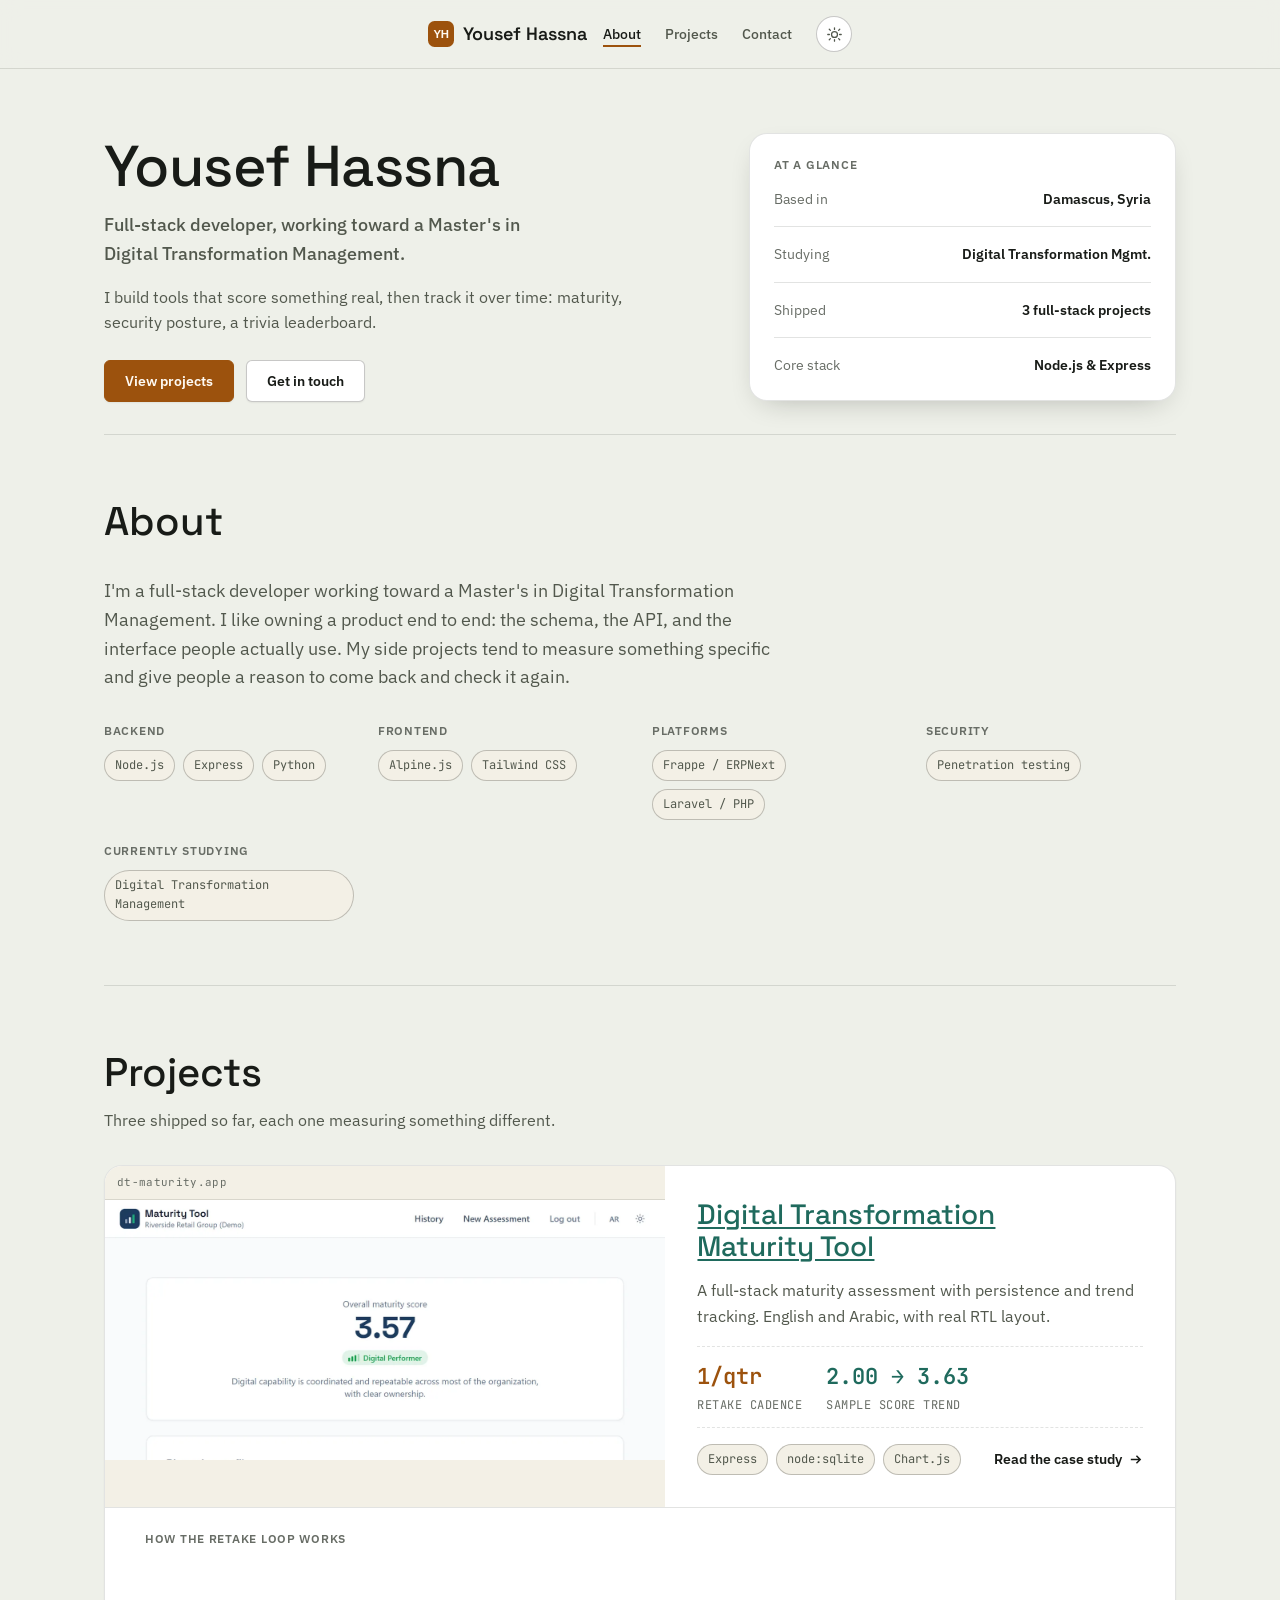
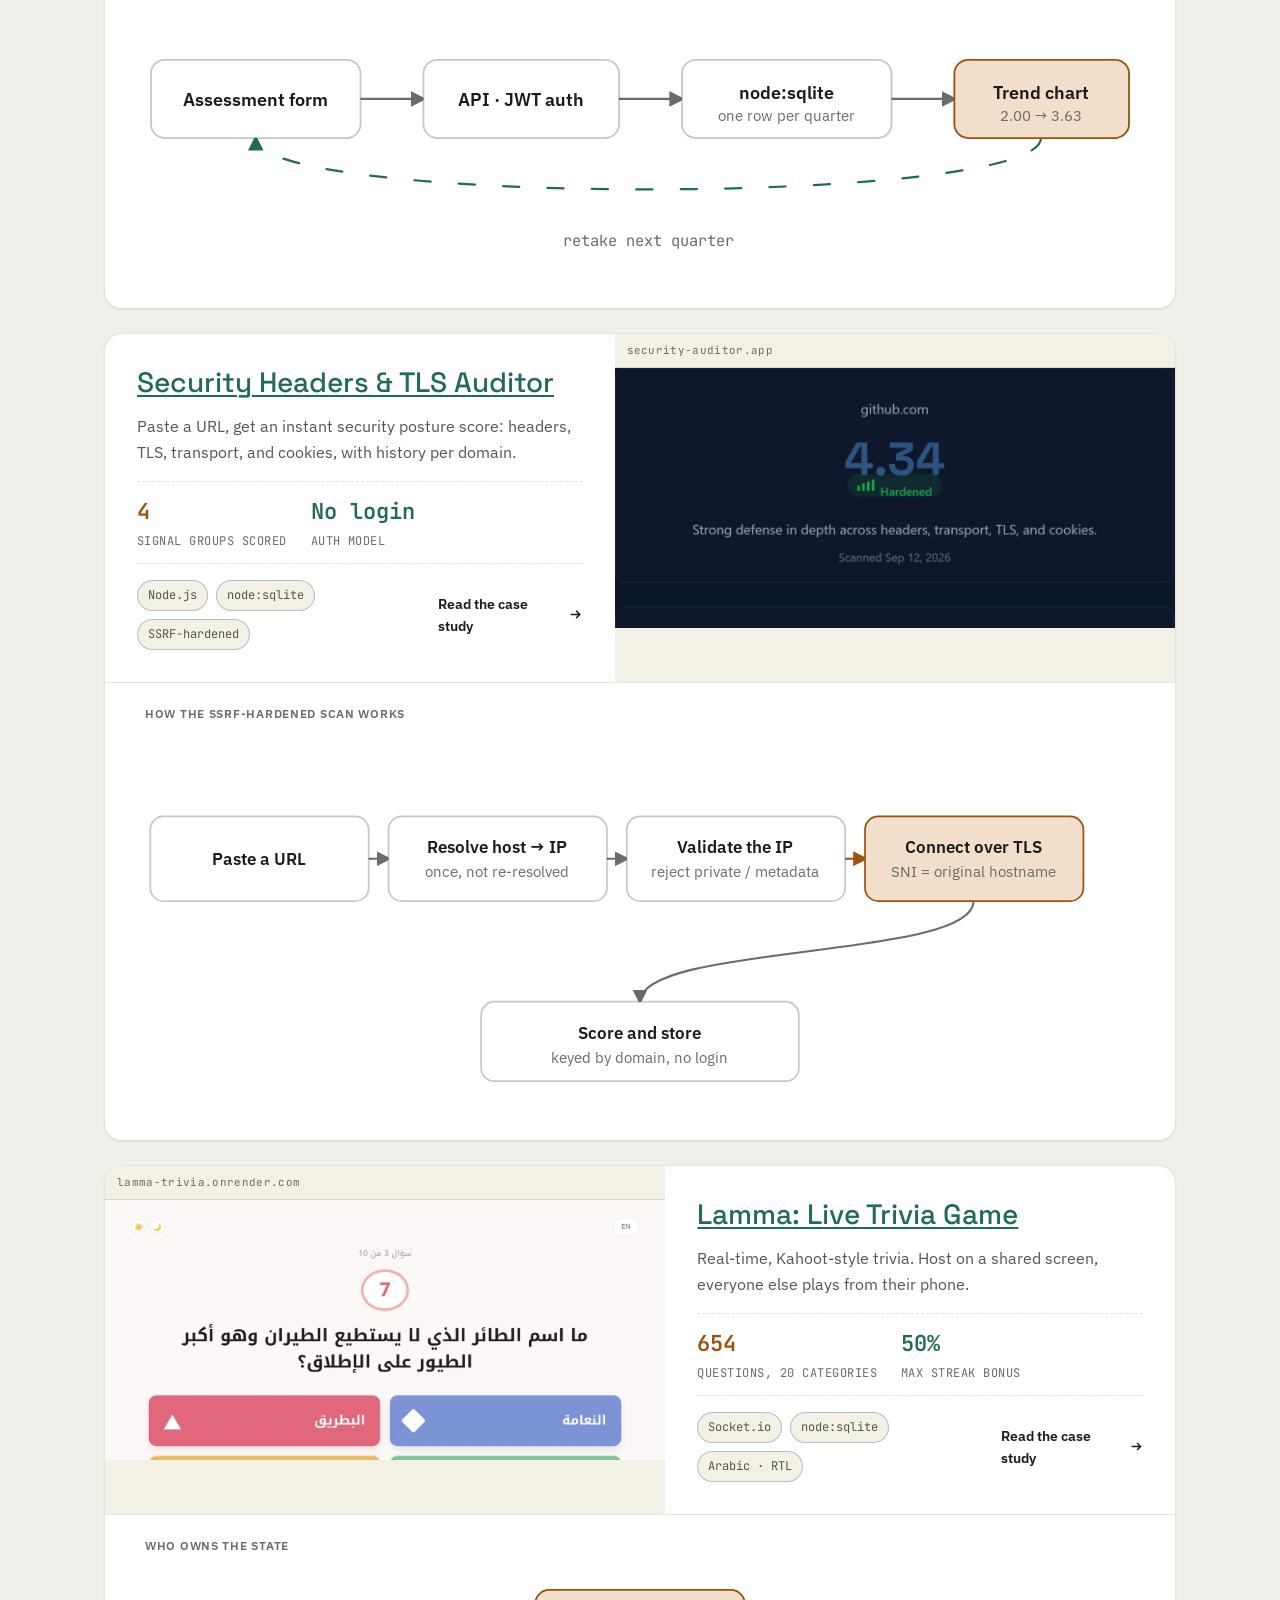
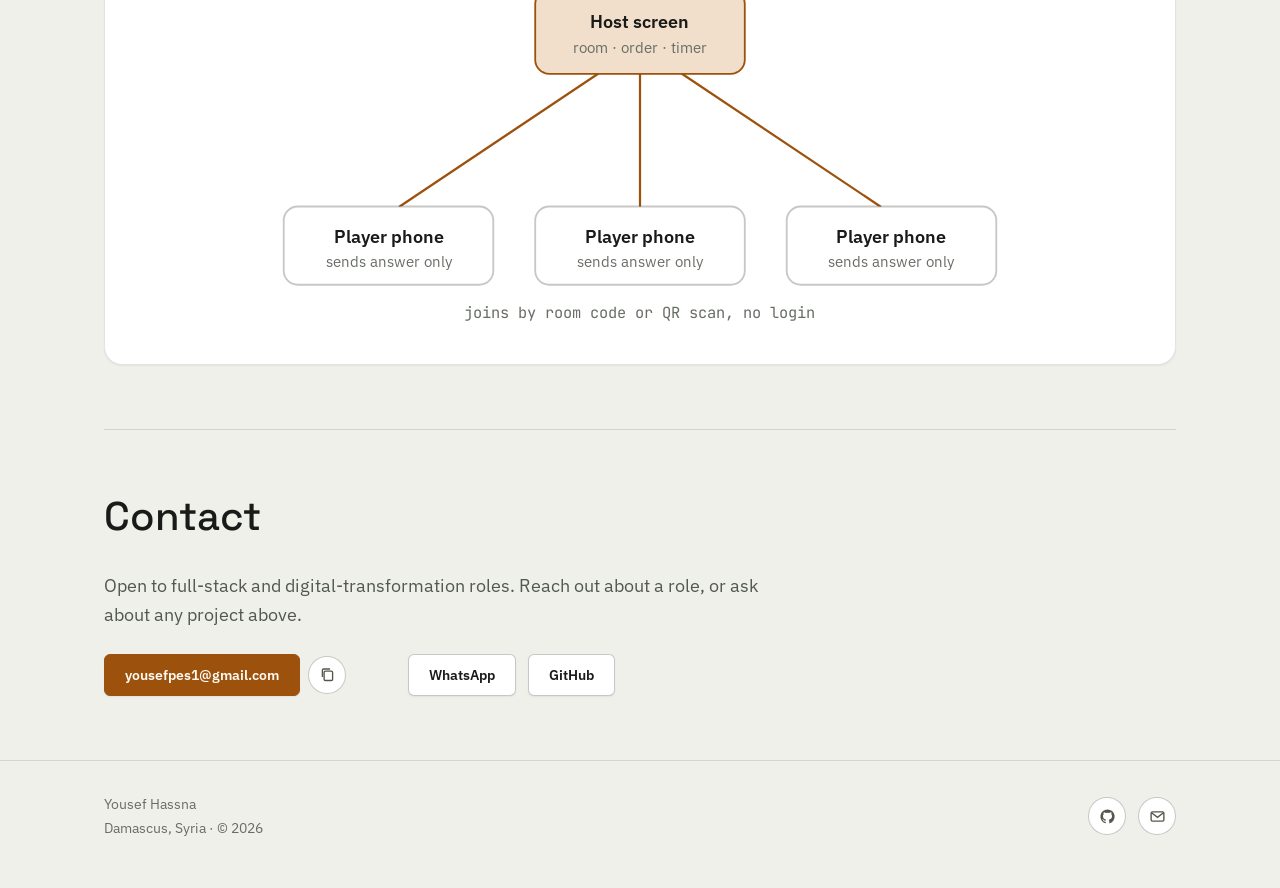
<file: index.html>
<!doctype html>
<html lang="en">
<head>
<meta charset="UTF-8">
<meta name="viewport" content="width=device-width, initial-scale=1.0">
<script>try{var t=localStorage.getItem("theme");if(t==="dark"||t==="light")document.documentElement.setAttribute("data-theme",t);}catch(e){}</script>
<title>Yousef Hassna | Full-Stack Developer</title>
<meta name="description" content="Yousef Hassna is a full-stack developer and Digital Transformation Management graduate student. Projects: a digital maturity assessment tool, a security headers and TLS auditor, and a live trivia game.">
<link rel="canonical" href="https://kroos2000sy.github.io/portfolio/">

<meta property="og:type" content="website">
<meta property="og:title" content="Yousef Hassna | Full-Stack Developer">
<meta property="og:description" content="Full-stack developer and Digital Transformation Management graduate student. Node.js, Express, Python. Three shipped projects, each measuring something different.">
<meta property="og:url" content="https://kroos2000sy.github.io/portfolio/">
<meta property="og:image" content="https://kroos2000sy.github.io/portfolio/assets/img/og-card.png">
<meta name="twitter:card" content="summary_large_image">
<meta name="twitter:title" content="Yousef Hassna | Full-Stack Developer">
<meta name="twitter:description" content="Full-stack developer and Digital Transformation Management graduate student. Three shipped projects, each measuring something different.">
<meta name="twitter:image" content="https://kroos2000sy.github.io/portfolio/assets/img/og-card.png">

<link rel="icon" type="image/svg+xml" href="favicon.svg">
<link rel="alternate icon" type="image/png" sizes="32x32" href="favicon-32.png">
<link rel="apple-touch-icon" sizes="180x180" href="apple-touch-icon.png">

<link rel="preconnect" href="https://fonts.googleapis.com">
<link rel="preconnect" href="https://fonts.gstatic.com" crossorigin>
<link rel="stylesheet" href="https://fonts.googleapis.com/css2?family=Space+Grotesk:wght@500;600;700&family=IBM+Plex+Sans:wght@400;500;600&family=JetBrains+Mono:wght@400;500;600&display=swap">
<link rel="stylesheet" href="assets/css/style.css">

<script type="application/ld+json">
{
  "@context": "https://schema.org",
  "@type": "Person",
  "name": "Yousef Hassna",
  "jobTitle": "Full-Stack Developer",
  "url": "https://kroos2000sy.github.io/portfolio/",
  "address": {
    "@type": "PostalAddress",
    "addressLocality": "Damascus",
    "addressCountry": "SY"
  },
  "sameAs": [
    "https://github.com/kroos2000sy"
  ],
  "knowsAbout": ["Node.js", "Express", "Python", "Full-stack development", "Digital transformation", "Application security"]
}
</script>
</head>
<body>

<a class="skip-link" href="#main">Skip to main content</a>

<div class="progress-track" aria-hidden="true"><div class="progress-fill" id="progressFill"></div></div>

<nav class="site-nav" aria-label="Primary">
  <div class="nav-inner">
    <a class="nav-brand" href="#top">
      <svg width="26" height="26" viewBox="0 0 32 32" aria-hidden="true">
        <rect width="32" height="32" rx="8" fill="var(--accent)"/>
        <text x="16" y="21.5" text-anchor="middle" font-family="Arial, Helvetica, sans-serif" font-weight="700" font-size="14" letter-spacing="-0.5" fill="var(--accent-ink)">YH</text>
      </svg>
      <span>Yousef Hassna</span>
    </a>
    <div class="nav-right">
      <ul class="nav-links">
        <li><a href="#about" data-nav-link>About</a></li>
        <li><a href="#projects" data-nav-link>Projects</a></li>
        <li><a href="#contact" data-nav-link>Contact</a></li>
      </ul>
      <button class="theme-toggle" id="themeToggle" type="button" aria-label="Switch to dark theme" aria-pressed="false">
        <svg class="icon-sun" viewBox="0 0 24 24" fill="none" stroke="currentColor" stroke-width="1.8" stroke-linecap="round" aria-hidden="true"><circle cx="12" cy="12" r="4.2"/><path d="M12 2.5v2.3M12 19.2v2.3M4.6 4.6l1.6 1.6M17.8 17.8l1.6 1.6M2.5 12h2.3M19.2 12h2.3M4.6 19.4l1.6-1.6M17.8 6.2l1.6-1.6"/></svg>
        <svg class="icon-moon" viewBox="0 0 24 24" fill="none" stroke="currentColor" stroke-width="1.8" stroke-linecap="round" aria-hidden="true"><path d="M20 14.5A8.5 8.5 0 1 1 9.5 4a6.8 6.8 0 0 0 10.5 10.5Z"/></svg>
      </button>
    </div>
  </div>
</nav>

<main id="main">
<div class="wrap">

  <header class="hero" id="top">
    <div>
      <h1 class="load-in" style="--i:0">Yousef Hassna</h1>
      <p class="role load-in" style="--i:1">Full-stack developer, working toward a Master's in Digital Transformation Management.</p>
      <p class="pitch load-in" style="--i:2">I build tools that score something real, then track it over time: maturity, security posture, a trivia leaderboard.</p>
      <div class="btn-row load-in" style="--i:3">
        <a class="btn primary" href="#projects">View projects</a>
        <a class="btn" href="#contact">Get in touch</a>
      </div>
    </div>
    <aside class="glance-card load-in" style="--i:4" aria-label="At a glance">
      <h2>At a glance</h2>
      <dl class="glance-list">
        <li><dt>Based in</dt><dd>Damascus, Syria</dd></li>
        <li><dt>Studying</dt><dd>Digital Transformation Mgmt.</dd></li>
        <li><dt>Shipped</dt><dd><span data-count="3" data-suffix=" full-stack projects">3 full-stack projects</span></dd></li>
        <li><dt>Core stack</dt><dd>Node.js &amp; Express</dd></li>
      </dl>
    </aside>
  </header>

  <section class="section" id="about">
    <div class="section-head" data-reveal>
      <h2>About</h2>
    </div>
    <p class="about-body" data-reveal>I'm a full-stack developer working toward a Master's in Digital Transformation Management. I like owning a product end to end: the schema, the API, and the interface people actually use. My side projects tend to measure something specific and give people a reason to come back and check it again.</p>

    <div class="skills-grid">
      <div class="skill-group" data-reveal>
        <h3>Backend</h3>
        <div class="tag-row">
          <span class="tag">Node.js</span><span class="tag">Express</span><span class="tag">Python</span>
        </div>
      </div>
      <div class="skill-group" data-reveal>
        <h3>Frontend</h3>
        <div class="tag-row">
          <span class="tag">Alpine.js</span><span class="tag">Tailwind CSS</span>
        </div>
      </div>
      <div class="skill-group" data-reveal>
        <h3>Platforms</h3>
        <div class="tag-row">
          <span class="tag">Frappe / ERPNext</span><span class="tag">Laravel / PHP</span>
        </div>
      </div>
      <div class="skill-group" data-reveal>
        <h3>Security</h3>
        <div class="tag-row">
          <span class="tag">Penetration testing</span>
        </div>
      </div>
      <div class="skill-group" data-reveal>
        <h3>Currently studying</h3>
        <div class="tag-row">
          <span class="tag">Digital Transformation Management</span>
        </div>
      </div>
    </div>
  </section>

  <section class="section" id="projects">
    <div class="section-head" data-reveal>
      <h2>Projects</h2>
      <p>Three shipped so far, each one measuring something different.</p>
    </div>

    <div class="project-list">

      <article class="project-card" data-reveal>
        <div class="project-media">
          <div class="frame-bar mono">dt-maturity.app</div>
          <a href="projects/dt-maturity-tool.html" tabindex="-1" aria-hidden="true">
            <img src="assets/img/dt-maturity-hero.webp" width="1400" height="2022" alt="" loading="lazy" decoding="async">
          </a>
        </div>
        <div class="project-body">
          <h3><a href="projects/dt-maturity-tool.html">Digital Transformation Maturity Tool</a></h3>
          <p class="desc">A full-stack maturity assessment with persistence and trend tracking. English and Arabic, with real RTL layout.</p>
          <div class="stat-row mono">
            <div class="stat"><span class="num" data-count="1" data-suffix="/qtr">1/qtr</span><span class="lbl">Retake cadence</span></div>
            <div class="stat"><span class="num teal">2.00 → 3.63</span><span class="lbl">Sample score trend</span></div>
          </div>
          <div class="project-foot">
            <div class="tag-row">
              <span class="tag">Express</span><span class="tag">node:sqlite</span><span class="tag">Chart.js</span>
            </div>
            <a class="case-link" href="projects/dt-maturity-tool.html">
              Read the case study
              <svg viewBox="0 0 16 16" fill="none" stroke="currentColor" stroke-width="1.6" aria-hidden="true"><path d="M3 8h10M9 4l4 4-4 4"/></svg>
            </a>
          </div>
        </div>
        <div class="diagram-wrap" data-reveal>
          <h2>How the retake loop works</h2>
          <div class="diagram-scroll">
          <svg class="diagram" viewBox="0 0 720 225" role="img" aria-label="Diagram: the assessment form submits to the API, which writes to node:sqlite, which feeds the trend chart. A loop arrow shows retaking the assessment every quarter.">
            <defs>
              <marker id="arrow-dt-home" viewBox="0 0 10 10" refX="8" refY="5" markerWidth="7" markerHeight="7" orient="auto-start-reverse">
                <path d="M0,0 L10,5 L0,10 Z" fill="var(--ink-3)"/>
              </marker>
              <marker id="arrow-dt-loop-home" viewBox="0 0 10 10" refX="8" refY="5" markerWidth="7" markerHeight="7" orient="auto-start-reverse">
                <path d="M0,0 L10,5 L0,10 Z" fill="var(--teal)"/>
              </marker>
            </defs>
            <path class="diagram-line" pathLength="1" marker-end="url(#arrow-dt-home)" d="M160,98 L205,98"/>
            <path class="diagram-line" pathLength="1" marker-end="url(#arrow-dt-home)" d="M345,98 L390,98"/>
            <path class="diagram-line" pathLength="1" marker-end="url(#arrow-dt-home)" d="M540,98 L585,98"/>
            <path class="diagram-line loop-line" pathLength="1" marker-end="url(#arrow-dt-loop-home)" d="M647,126 C647,175 85,175 85,126"/>
            <g class="diagram-node">
              <rect class="node-box" x="10" y="70" width="150" height="56" rx="10"/>
              <text class="node-title" x="85" y="103" text-anchor="middle">Assessment form</text>
            </g>
            <g class="diagram-node">
              <rect class="node-box" x="205" y="70" width="140" height="56" rx="10"/>
              <text class="node-title" x="275" y="103" text-anchor="middle">API · JWT auth</text>
            </g>
            <g class="diagram-node">
              <rect class="node-box" x="390" y="70" width="150" height="56" rx="10"/>
              <text class="node-title" x="465" y="98" text-anchor="middle">node:sqlite</text>
              <text class="node-sub" x="465" y="114" text-anchor="middle">one row per quarter</text>
            </g>
            <g class="diagram-node">
              <rect class="node-box accent-box" x="585" y="70" width="125" height="56" rx="10"/>
              <text class="node-title" x="647" y="98" text-anchor="middle">Trend chart</text>
              <text class="node-sub" x="647" y="114" text-anchor="middle">2.00 → 3.63</text>
            </g>
            <text class="diagram-caption" x="366" y="203" text-anchor="middle">retake next quarter</text>
          </svg>
          </div>
        </div>
      </article>

      <article class="project-card" data-reveal>
        <div class="project-media">
          <div class="frame-bar mono">security-auditor.app</div>
          <a href="projects/security-auditor.html" tabindex="-1" aria-hidden="true">
            <img src="assets/img/security-auditor-hero.webp" width="1160" height="1360" alt="" loading="lazy" decoding="async">
          </a>
        </div>
        <div class="project-body">
          <h3><a href="projects/security-auditor.html">Security Headers &amp; TLS Auditor</a></h3>
          <p class="desc">Paste a URL, get an instant security posture score: headers, TLS, transport, and cookies, with history per domain.</p>
          <div class="stat-row mono">
            <div class="stat"><span class="num" data-count="4">4</span><span class="lbl">Signal groups scored</span></div>
            <div class="stat"><span class="num teal">No login</span><span class="lbl">Auth model</span></div>
          </div>
          <div class="project-foot">
            <div class="tag-row">
              <span class="tag">Node.js</span><span class="tag">node:sqlite</span><span class="tag">SSRF-hardened</span>
            </div>
            <a class="case-link" href="projects/security-auditor.html">
              Read the case study
              <svg viewBox="0 0 16 16" fill="none" stroke="currentColor" stroke-width="1.6" aria-hidden="true"><path d="M3 8h10M9 4l4 4-4 4"/></svg>
            </a>
          </div>
        </div>
        <div class="diagram-wrap" data-reveal>
          <h2>How the SSRF-hardened scan works</h2>
          <div class="diagram-scroll">
          <svg class="diagram" viewBox="0 0 760 280" role="img" aria-label="Diagram: a pasted URL has its hostname resolved to an IP once, that IP is validated against private and cloud-metadata ranges, the scanner connects directly to the validated IP with the original hostname only in TLS SNI and the Host header, and the result is scored and stored keyed by domain.">
            <defs>
              <marker id="arrow-sec-home" viewBox="0 0 10 10" refX="8" refY="5" markerWidth="7" markerHeight="7" orient="auto-start-reverse">
                <path d="M0,0 L10,5 L0,10 Z" fill="var(--ink-3)"/>
              </marker>
              <marker id="arrow-sec-accent-home" viewBox="0 0 10 10" refX="8" refY="5" markerWidth="7" markerHeight="7" orient="auto-start-reverse">
                <path d="M0,0 L10,5 L0,10 Z" fill="var(--accent)"/>
              </marker>
            </defs>
            <path class="diagram-line" pathLength="1" marker-end="url(#arrow-sec-home)" d="M175,92 L190,92"/>
            <path class="diagram-line" pathLength="1" marker-end="url(#arrow-sec-home)" d="M355,92 L370,92"/>
            <path class="diagram-line accent-line" pathLength="1" marker-end="url(#arrow-sec-accent-home)" d="M535,92 L550,92"/>
            <path class="diagram-line" pathLength="1" marker-end="url(#arrow-sec-home)" d="M632,124 C632,168 380,156 380,200"/>
            <g class="diagram-node">
              <rect class="node-box" x="10" y="60" width="165" height="64" rx="10"/>
              <text class="node-title" x="92" y="97" text-anchor="middle">Paste a URL</text>
            </g>
            <g class="diagram-node">
              <rect class="node-box" x="190" y="60" width="165" height="64" rx="10"/>
              <text class="node-title" x="272" y="88" text-anchor="middle">Resolve host → IP</text>
              <text class="node-sub" x="272" y="106" text-anchor="middle">once, not re-resolved</text>
            </g>
            <g class="diagram-node">
              <rect class="node-box" x="370" y="60" width="165" height="64" rx="10"/>
              <text class="node-title" x="452" y="88" text-anchor="middle">Validate the IP</text>
              <text class="node-sub" x="452" y="106" text-anchor="middle">reject private / metadata</text>
            </g>
            <g class="diagram-node">
              <rect class="node-box accent-box" x="550" y="60" width="165" height="64" rx="10"/>
              <text class="node-title" x="632" y="88" text-anchor="middle">Connect over TLS</text>
              <text class="node-sub" x="632" y="106" text-anchor="middle">SNI = original hostname</text>
            </g>
            <g class="diagram-node">
              <rect class="node-box" x="260" y="200" width="240" height="60" rx="10"/>
              <text class="node-title" x="380" y="228" text-anchor="middle">Score and store</text>
              <text class="node-sub" x="380" y="246" text-anchor="middle">keyed by domain, no login</text>
            </g>
          </svg>
          </div>
        </div>
      </article>

      <article class="project-card" data-reveal>
        <div class="project-media">
          <div class="frame-bar mono">lamma-trivia.onrender.com</div>
          <a href="projects/lamma-trivia.html" tabindex="-1" aria-hidden="true">
            <img src="assets/img/lamma-hero.webp" width="1400" height="875" alt="" loading="lazy" decoding="async">
          </a>
        </div>
        <div class="project-body">
          <h3><a href="projects/lamma-trivia.html">Lamma: Live Trivia Game</a></h3>
          <p class="desc">Real-time, Kahoot-style trivia. Host on a shared screen, everyone else plays from their phone.</p>
          <div class="stat-row mono">
            <div class="stat"><span class="num" data-count="654">654</span><span class="lbl">Questions, 20 categories</span></div>
            <div class="stat"><span class="num teal" data-count="50" data-suffix="%">50%</span><span class="lbl">Max streak bonus</span></div>
          </div>
          <div class="project-foot">
            <div class="tag-row">
              <span class="tag">Socket.io</span><span class="tag">node:sqlite</span><span class="tag">Arabic · RTL</span>
            </div>
            <a class="case-link" href="projects/lamma-trivia.html">
              Read the case study
              <svg viewBox="0 0 16 16" fill="none" stroke="currentColor" stroke-width="1.6" aria-hidden="true"><path d="M3 8h10M9 4l4 4-4 4"/></svg>
            </a>
          </div>
        </div>
        <div class="diagram-wrap" data-reveal>
          <h2>Who owns the state</h2>
          <div class="diagram-scroll">
          <svg class="diagram" viewBox="0 0 720 260" role="img" aria-label="Diagram: the host screen owns the room, question order, and timer, connected over Socket.io to three player phones, each of which only sends an answer event.">
            <path class="diagram-line accent-line" pathLength="1" d="M330,75 L188,170"/>
            <path class="diagram-line accent-line" pathLength="1" d="M360,75 L360,170"/>
            <path class="diagram-line accent-line" pathLength="1" d="M390,75 L532,170"/>
            <g class="diagram-node">
              <rect class="node-box accent-box" x="285" y="15" width="150" height="60" rx="10"/>
              <text class="node-title" x="360" y="42" text-anchor="middle">Host screen</text>
              <text class="node-sub" x="360" y="60" text-anchor="middle">room · order · timer</text>
            </g>
            <g class="diagram-node">
              <rect class="node-box" x="105" y="170" width="150" height="56" rx="10"/>
              <text class="node-title" x="180" y="196" text-anchor="middle">Player phone</text>
              <text class="node-sub" x="180" y="213" text-anchor="middle">sends answer only</text>
            </g>
            <g class="diagram-node">
              <rect class="node-box" x="285" y="170" width="150" height="56" rx="10"/>
              <text class="node-title" x="360" y="196" text-anchor="middle">Player phone</text>
              <text class="node-sub" x="360" y="213" text-anchor="middle">sends answer only</text>
            </g>
            <g class="diagram-node">
              <rect class="node-box" x="465" y="170" width="150" height="56" rx="10"/>
              <text class="node-title" x="540" y="196" text-anchor="middle">Player phone</text>
              <text class="node-sub" x="540" y="213" text-anchor="middle">sends answer only</text>
            </g>
            <text class="diagram-caption" x="360" y="250" text-anchor="middle">joins by room code or QR scan, no login</text>
          </svg>
          </div>
        </div>
      </article>

    </div>
  </section>

  <section class="section" id="contact">
    <div class="section-head" data-reveal>
      <h2>Contact</h2>
    </div>
    <p class="contact-copy" data-reveal>Open to full-stack and digital-transformation roles. Reach out about a role, or ask about any project above.</p>
    <div class="btn-row" data-reveal>
      <div class="email-row">
        <a class="btn primary" href="mailto:yousefpes1@gmail.com">yousefpes1@gmail.com</a>
        <button class="icon-btn" id="copyEmailBtn" type="button" aria-label="Copy email address">
          <svg viewBox="0 0 20 20" fill="none" stroke="currentColor" stroke-width="1.6" aria-hidden="true"><rect x="6" y="6" width="10" height="11" rx="1.5"/><path d="M4 13V5a1.5 1.5 0 0 1 1.5-1.5H13"/></svg>
        </button>
        <span class="copied-tag mono" id="copiedTag">Copied</span>
      </div>
      <a class="btn" href="https://wa.me/963931844874" target="_blank" rel="noopener">WhatsApp</a>
      <a class="btn" href="https://github.com/kroos2000sy" target="_blank" rel="noopener">GitHub</a>
    </div>
  </section>

</div>
</main>

<footer>
  <div class="wrap footer-inner">
    <div class="footer-meta">
      <span>Yousef Hassna</span>
      <span>Damascus, Syria · © 2026</span>
    </div>
    <div class="footer-links">
      <a class="icon-btn" href="https://github.com/kroos2000sy" target="_blank" rel="noopener" aria-label="GitHub profile">
        <svg viewBox="0 0 24 24" fill="currentColor" aria-hidden="true"><path d="M12 2a10 10 0 0 0-3.16 19.49c.5.09.68-.22.68-.48v-1.7c-2.78.6-3.37-1.34-3.37-1.34-.46-1.16-1.11-1.47-1.11-1.47-.91-.62.07-.6.07-.6 1 .07 1.53 1.03 1.53 1.03.89 1.53 2.34 1.09 2.91.83.09-.65.35-1.09.63-1.34-2.22-.25-4.56-1.11-4.56-4.95 0-1.09.39-1.99 1.03-2.69-.1-.25-.45-1.27.1-2.65 0 0 .84-.27 2.75 1.03a9.4 9.4 0 0 1 5 0c1.91-1.3 2.75-1.03 2.75-1.03.55 1.38.2 2.4.1 2.65.64.7 1.03 1.6 1.03 2.69 0 3.85-2.34 4.7-4.57 4.95.36.31.68.92.68 1.85v2.75c0 .26.18.58.69.48A10 10 0 0 0 12 2Z"/></svg>
      </a>
      <a class="icon-btn" href="mailto:yousefpes1@gmail.com" aria-label="Email Yousef">
        <svg viewBox="0 0 20 20" fill="none" stroke="currentColor" stroke-width="1.6" aria-hidden="true"><rect x="2.5" y="4.5" width="15" height="11" rx="1.6"/><path d="m3 5.5 7 5.5 7-5.5"/></svg>
      </a>
    </div>
  </div>
</footer>

<button class="icon-btn back-to-top" id="backToTop" type="button" aria-label="Back to top">
  <svg viewBox="0 0 20 20" fill="none" stroke="currentColor" stroke-width="1.8" stroke-linecap="round" aria-hidden="true"><path d="M10 15V5M5 9l5-5 5 5"/></svg>
</button>

<script src="assets/js/main.js"></script>
</body>
</html>
</file>
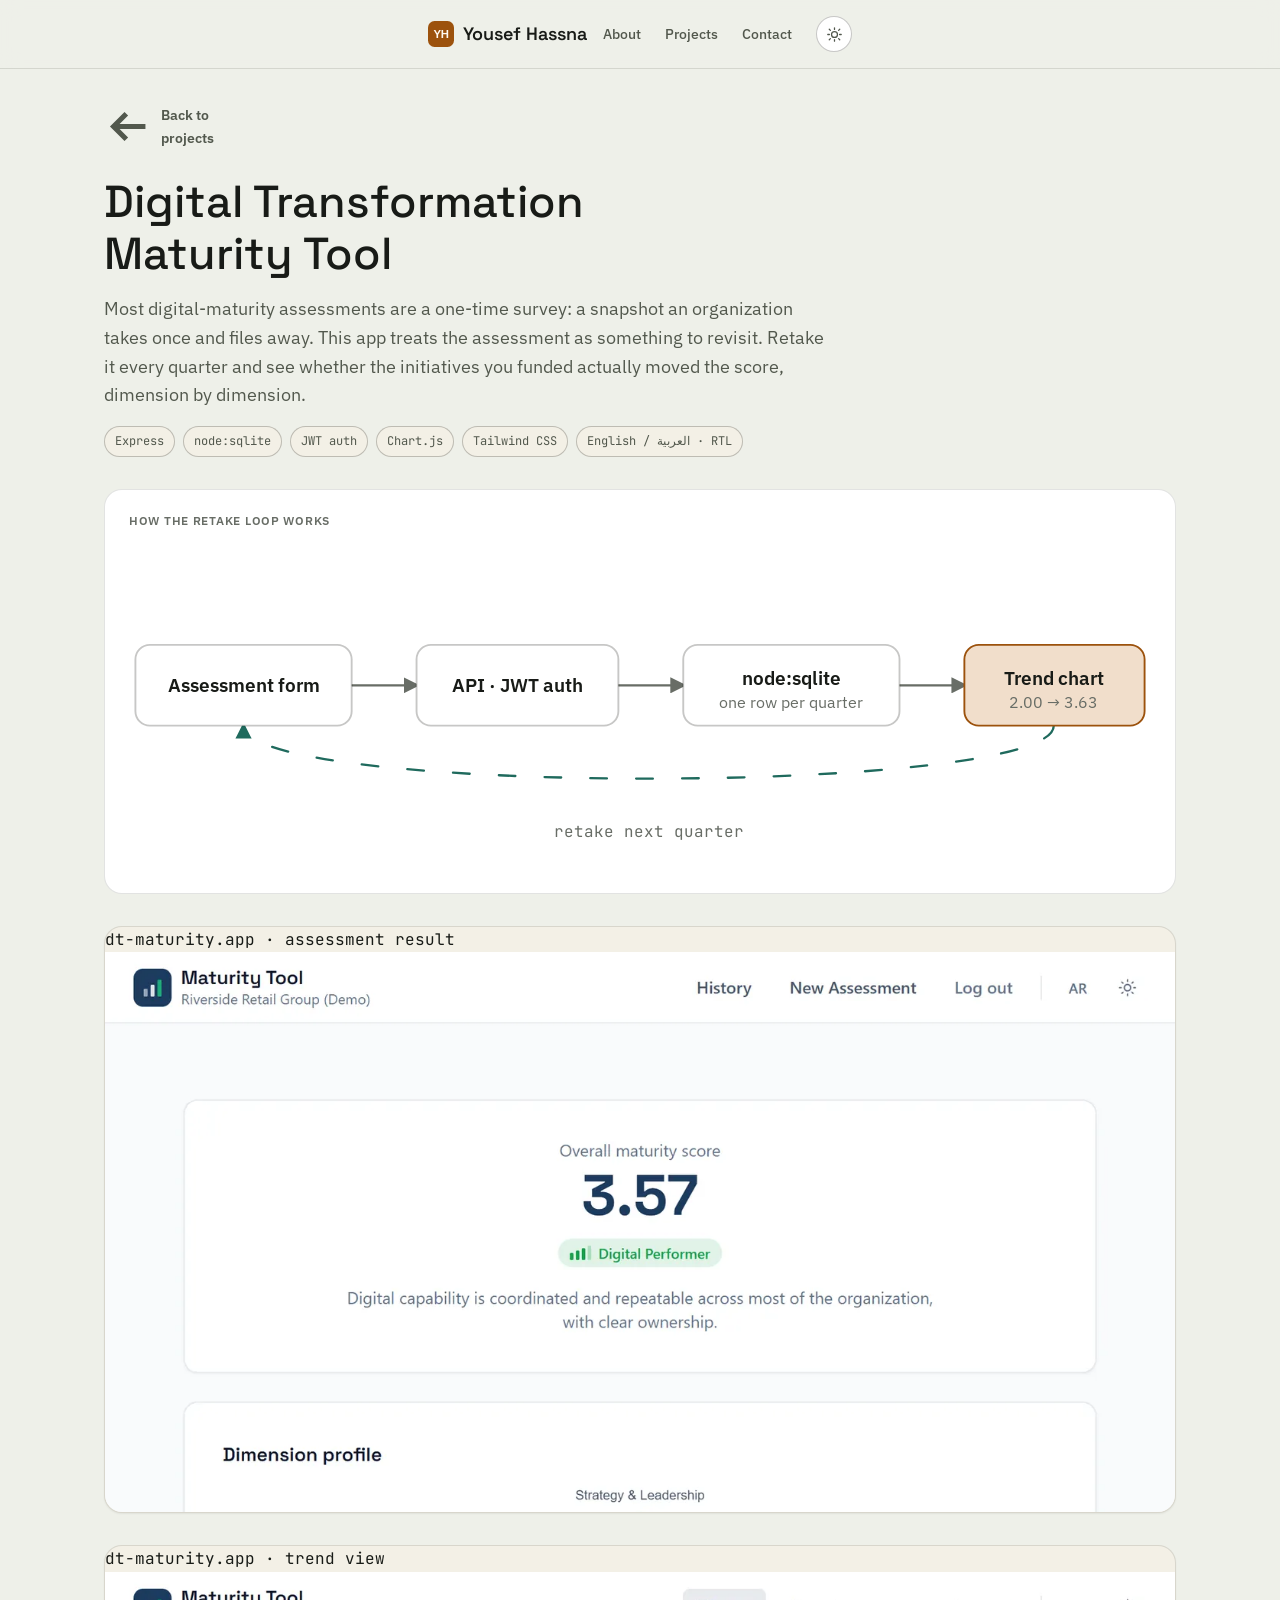
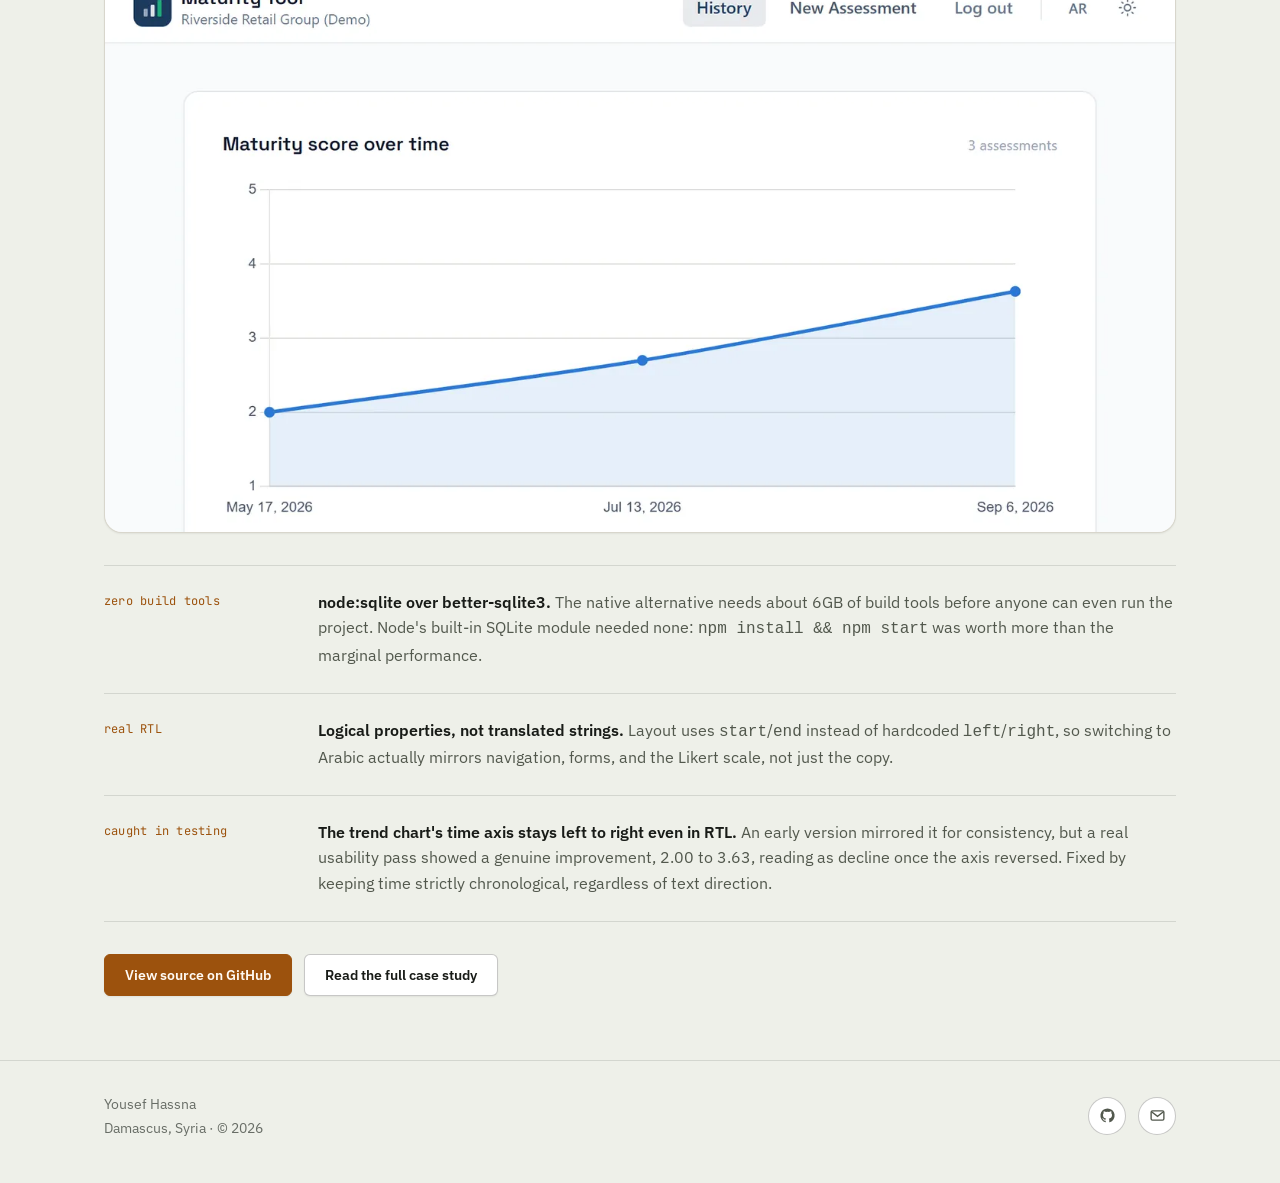
<file: projects/dt-maturity-tool.html>
<!doctype html>
<html lang="en">
<head>
<meta charset="UTF-8">
<meta name="viewport" content="width=device-width, initial-scale=1.0">
<script>try{var t=localStorage.getItem("theme");if(t==="dark"||t==="light")document.documentElement.setAttribute("data-theme",t);}catch(e){}</script>
<title>Digital Transformation Maturity Tool | Yousef Hassna</title>
<meta name="description" content="A full-stack digital maturity assessment tool with persistence and trend tracking, built in English and Arabic with real RTL layout.">
<link rel="canonical" href="https://kroos2000sy.github.io/portfolio/projects/dt-maturity-tool.html">

<meta property="og:type" content="article">
<meta property="og:title" content="Digital Transformation Maturity Tool | Yousef Hassna">
<meta property="og:description" content="A full-stack digital maturity assessment tool with persistence and trend tracking, built in English and Arabic with real RTL layout.">
<meta property="og:url" content="https://kroos2000sy.github.io/portfolio/projects/dt-maturity-tool.html">
<meta property="og:image" content="https://kroos2000sy.github.io/portfolio/assets/img/dt-maturity-hero.webp">

<link rel="icon" type="image/svg+xml" href="../favicon.svg">
<link rel="alternate icon" type="image/png" sizes="32x32" href="../favicon-32.png">
<link rel="apple-touch-icon" sizes="180x180" href="../apple-touch-icon.png">
<link rel="preconnect" href="https://fonts.googleapis.com">
<link rel="preconnect" href="https://fonts.gstatic.com" crossorigin>
<link rel="stylesheet" href="https://fonts.googleapis.com/css2?family=Space+Grotesk:wght@500;600;700&family=IBM+Plex+Sans:wght@400;500;600&family=JetBrains+Mono:wght@400;500;600&display=swap">
<link rel="stylesheet" href="../assets/css/style.css">
</head>
<body>

<a class="skip-link" href="#main">Skip to main content</a>
<div class="progress-track" aria-hidden="true"><div class="progress-fill" id="progressFill"></div></div>

<nav class="site-nav" aria-label="Primary">
  <div class="nav-inner">
    <a class="nav-brand" href="../index.html#top">
      <svg width="26" height="26" viewBox="0 0 32 32" aria-hidden="true">
        <rect width="32" height="32" rx="8" fill="var(--accent)"/>
        <text x="16" y="21.5" text-anchor="middle" font-family="Arial, Helvetica, sans-serif" font-weight="700" font-size="14" letter-spacing="-0.5" fill="var(--accent-ink)">YH</text>
      </svg>
      <span>Yousef Hassna</span>
    </a>
    <div class="nav-right">
      <ul class="nav-links">
        <li><a href="../index.html#about">About</a></li>
        <li><a href="../index.html#projects">Projects</a></li>
        <li><a href="../index.html#contact">Contact</a></li>
      </ul>
      <button class="theme-toggle" id="themeToggle" type="button" aria-label="Switch to dark theme" aria-pressed="false">
        <svg class="icon-sun" viewBox="0 0 24 24" fill="none" stroke="currentColor" stroke-width="1.8" stroke-linecap="round" aria-hidden="true"><circle cx="12" cy="12" r="4.2"/><path d="M12 2.5v2.3M12 19.2v2.3M4.6 4.6l1.6 1.6M17.8 17.8l1.6 1.6M2.5 12h2.3M19.2 12h2.3M4.6 19.4l1.6-1.6M17.8 6.2l1.6-1.6"/></svg>
        <svg class="icon-moon" viewBox="0 0 24 24" fill="none" stroke="currentColor" stroke-width="1.8" stroke-linecap="round" aria-hidden="true"><path d="M20 14.5A8.5 8.5 0 1 1 9.5 4a6.8 6.8 0 0 0 10.5 10.5Z"/></svg>
      </button>
    </div>
  </div>
</nav>

<main id="main">
<div class="wrap">

  <a class="back-link" href="../index.html#projects">
    <svg viewBox="0 0 16 16" fill="none" stroke="currentColor" stroke-width="1.6" aria-hidden="true"><path d="M13 8H3M7 4 3 8l4 4"/></svg>
    Back to projects
  </a>

  <div class="project-hero" data-reveal>
    <h1>Digital Transformation Maturity Tool</h1>
    <p class="desc">Most digital-maturity assessments are a one-time survey: a snapshot an organization takes once and files away. This app treats the assessment as something to revisit. Retake it every quarter and see whether the initiatives you funded actually moved the score, dimension by dimension.</p>
    <div class="tag-row">
      <span class="tag">Express</span>
      <span class="tag">node:sqlite</span>
      <span class="tag">JWT auth</span>
      <span class="tag">Chart.js</span>
      <span class="tag">Tailwind CSS</span>
      <span class="tag">English / العربية · RTL</span>
    </div>
  </div>

  <div class="diagram-wrap" data-reveal>
    <h2>How the retake loop works</h2>
    <div class="diagram-scroll">
    <svg class="diagram" viewBox="0 0 720 225" role="img" aria-label="Diagram: the assessment form submits to the API, which writes to node:sqlite, which feeds the trend chart. A loop arrow shows retaking the assessment every quarter.">
      <defs>
        <marker id="arrow-dt" viewBox="0 0 10 10" refX="8" refY="5" markerWidth="7" markerHeight="7" orient="auto-start-reverse">
          <path d="M0,0 L10,5 L0,10 Z" fill="var(--ink-3)"/>
        </marker>
        <marker id="arrow-dt-loop" viewBox="0 0 10 10" refX="8" refY="5" markerWidth="7" markerHeight="7" orient="auto-start-reverse">
          <path d="M0,0 L10,5 L0,10 Z" fill="var(--teal)"/>
        </marker>
      </defs>

      <path class="diagram-line" pathLength="1" marker-end="url(#arrow-dt)" d="M160,98 L205,98"/>
      <path class="diagram-line" pathLength="1" marker-end="url(#arrow-dt)" d="M345,98 L390,98"/>
      <path class="diagram-line" pathLength="1" marker-end="url(#arrow-dt)" d="M540,98 L585,98"/>
      <path class="diagram-line loop-line" pathLength="1" marker-end="url(#arrow-dt-loop)" d="M647,126 C647,175 85,175 85,126"/>

      <g class="diagram-node">
        <rect class="node-box" x="10" y="70" width="150" height="56" rx="10"/>
        <text class="node-title" x="85" y="103" text-anchor="middle">Assessment form</text>
      </g>
      <g class="diagram-node">
        <rect class="node-box" x="205" y="70" width="140" height="56" rx="10"/>
        <text class="node-title" x="275" y="103" text-anchor="middle">API · JWT auth</text>
      </g>
      <g class="diagram-node">
        <rect class="node-box" x="390" y="70" width="150" height="56" rx="10"/>
        <text class="node-title" x="465" y="98" text-anchor="middle">node:sqlite</text>
        <text class="node-sub" x="465" y="114" text-anchor="middle">one row per quarter</text>
      </g>
      <g class="diagram-node">
        <rect class="node-box accent-box" x="585" y="70" width="125" height="56" rx="10"/>
        <text class="node-title" x="647" y="98" text-anchor="middle">Trend chart</text>
        <text class="node-sub" x="647" y="114" text-anchor="middle">2.00 → 3.63</text>
      </g>

      <text class="diagram-caption" x="366" y="203" text-anchor="middle">retake next quarter</text>
    </svg>
    </div>
  </div>

  <div class="detail-media" data-reveal>
    <div class="frame-bar mono">dt-maturity.app · assessment result</div>
    <img src="../assets/img/dt-maturity-hero.webp" width="1400" height="2022" alt="Maturity assessment dashboard showing an overall score of 3.57, a radar chart across six dimensions, and two focus recommendations." loading="eager" decoding="async">
  </div>

  <div class="detail-media" data-reveal>
    <div class="frame-bar mono">dt-maturity.app · trend view</div>
    <img src="../assets/img/dt-maturity-trend.webp" width="1400" height="1120" alt="Line chart of maturity score across three quarterly assessments, rising from 2.00 to 3.63, with a history table below it." loading="lazy" decoding="async">
  </div>

  <div class="decisions" data-reveal>
    <div class="decision">
      <div class="label">zero build tools</div>
      <div class="body"><strong>node:sqlite over better-sqlite3.</strong> The native alternative needs about 6GB of build tools before anyone can even run the project. Node's built-in SQLite module needed none: <code>npm install &amp;&amp; npm start</code> was worth more than the marginal performance.</div>
    </div>
    <div class="decision">
      <div class="label">real RTL</div>
      <div class="body"><strong>Logical properties, not translated strings.</strong> Layout uses <code>start</code>/<code>end</code> instead of hardcoded <code>left</code>/<code>right</code>, so switching to Arabic actually mirrors navigation, forms, and the Likert scale, not just the copy.</div>
    </div>
    <div class="decision">
      <div class="label">caught in testing</div>
      <div class="body"><strong>The trend chart's time axis stays left to right even in RTL.</strong> An early version mirrored it for consistency, but a real usability pass showed a genuine improvement, 2.00 to 3.63, reading as decline once the axis reversed. Fixed by keeping time strictly chronological, regardless of text direction.</div>
    </div>
  </div>

  <div class="detail-foot btn-row" data-reveal>
    <a class="btn primary" href="https://github.com/kroos2000sy/digital-maturity-assessment" target="_blank" rel="noopener">View source on GitHub</a>
    <a class="btn" href="https://github.com/kroos2000sy/digital-maturity-assessment/blob/master/CASE_STUDY.md" target="_blank" rel="noopener">Read the full case study</a>
  </div>

</div>
</main>

<footer>
  <div class="wrap footer-inner">
    <div class="footer-meta">
      <span>Yousef Hassna</span>
      <span>Damascus, Syria · © 2026</span>
    </div>
    <div class="footer-links">
      <a class="icon-btn" href="https://github.com/kroos2000sy" target="_blank" rel="noopener" aria-label="GitHub profile">
        <svg viewBox="0 0 24 24" fill="currentColor" aria-hidden="true"><path d="M12 2a10 10 0 0 0-3.16 19.49c.5.09.68-.22.68-.48v-1.7c-2.78.6-3.37-1.34-3.37-1.34-.46-1.16-1.11-1.47-1.11-1.47-.91-.62.07-.6.07-.6 1 .07 1.53 1.03 1.53 1.03.89 1.53 2.34 1.09 2.91.83.09-.65.35-1.09.63-1.34-2.22-.25-4.56-1.11-4.56-4.95 0-1.09.39-1.99 1.03-2.69-.1-.25-.45-1.27.1-2.65 0 0 .84-.27 2.75 1.03a9.4 9.4 0 0 1 5 0c1.91-1.3 2.75-1.03 2.75-1.03.55 1.38.2 2.4.1 2.65.64.7 1.03 1.6 1.03 2.69 0 3.85-2.34 4.7-4.57 4.95.36.31.68.92.68 1.85v2.75c0 .26.18.58.69.48A10 10 0 0 0 12 2Z"/></svg>
      </a>
      <a class="icon-btn" href="mailto:yousefpes1@gmail.com" aria-label="Email Yousef">
        <svg viewBox="0 0 20 20" fill="none" stroke="currentColor" stroke-width="1.6" aria-hidden="true"><rect x="2.5" y="4.5" width="15" height="11" rx="1.6"/><path d="m3 5.5 7 5.5 7-5.5"/></svg>
      </a>
    </div>
  </div>
</footer>

<button class="icon-btn back-to-top" id="backToTop" type="button" aria-label="Back to top">
  <svg viewBox="0 0 20 20" fill="none" stroke="currentColor" stroke-width="1.8" stroke-linecap="round" aria-hidden="true"><path d="M10 15V5M5 9l5-5 5 5"/></svg>
</button>

<script src="../assets/js/main.js"></script>
</body>
</html>
</file>
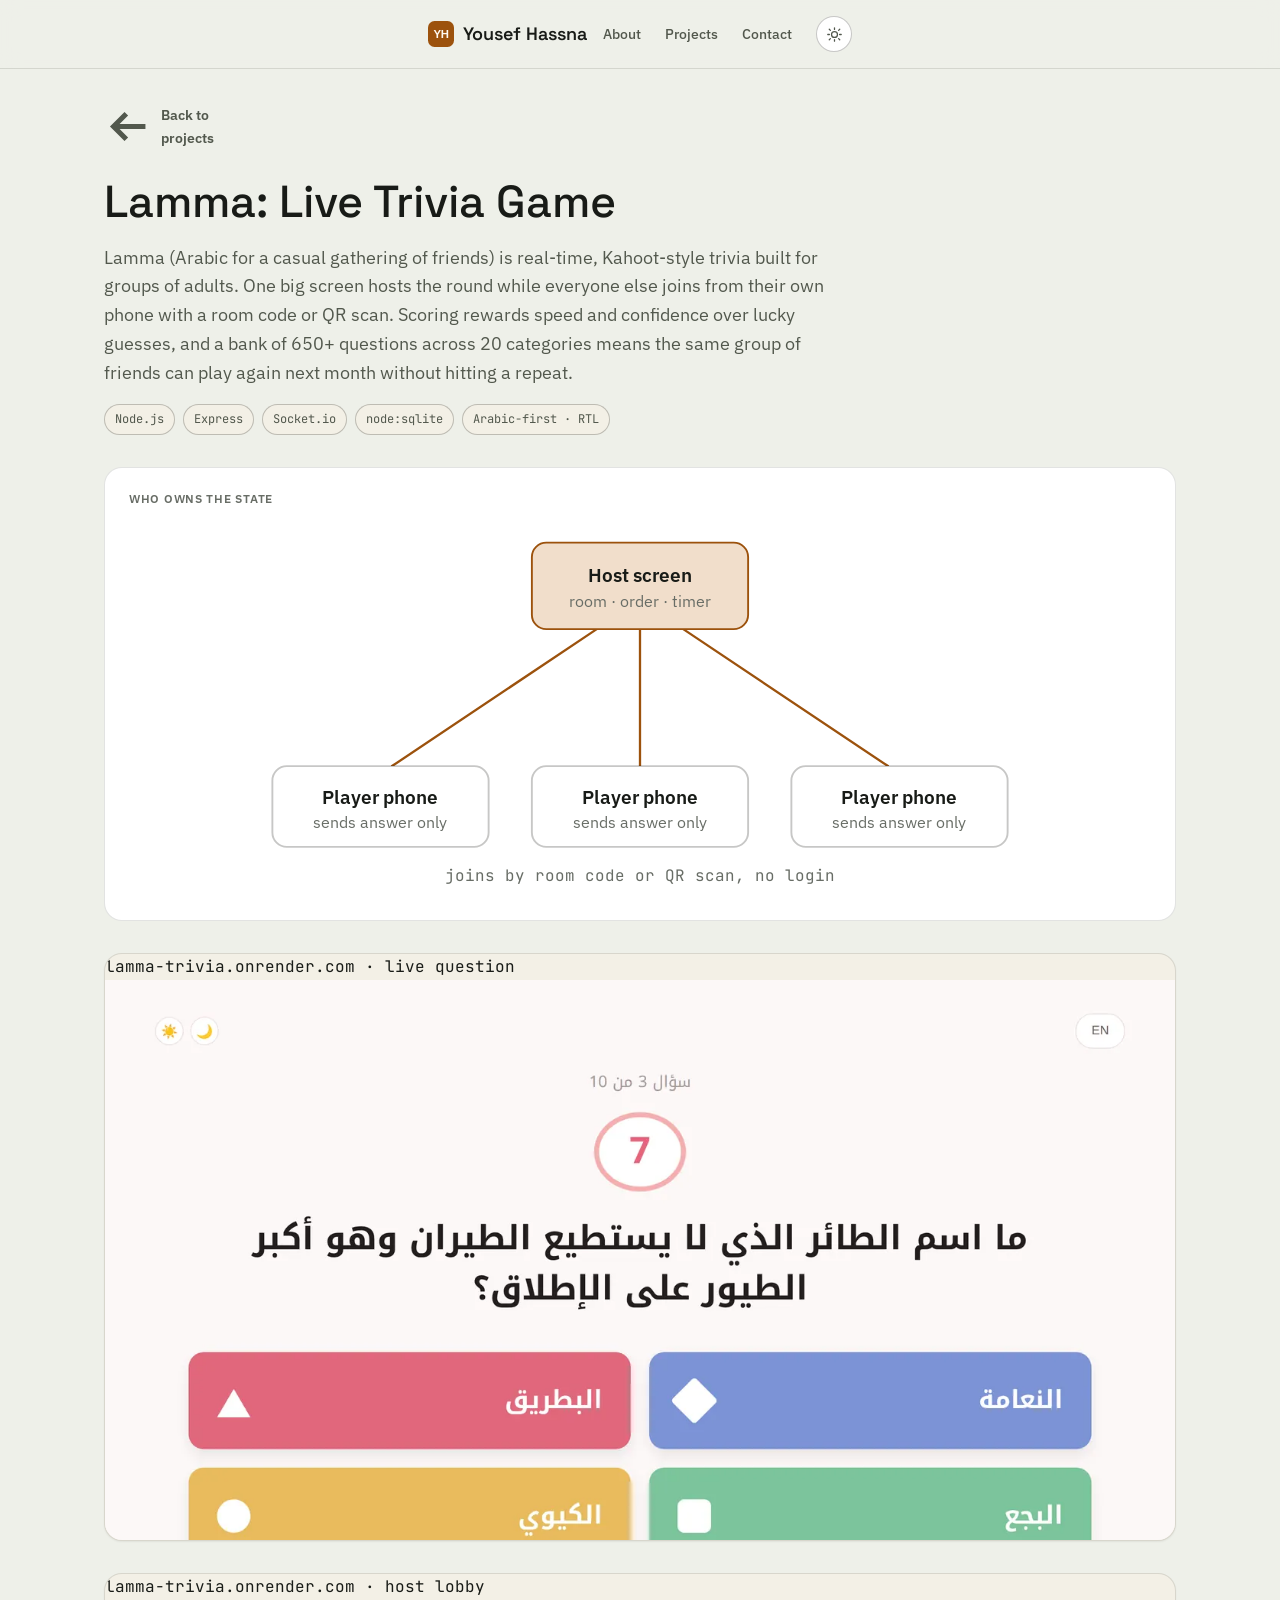
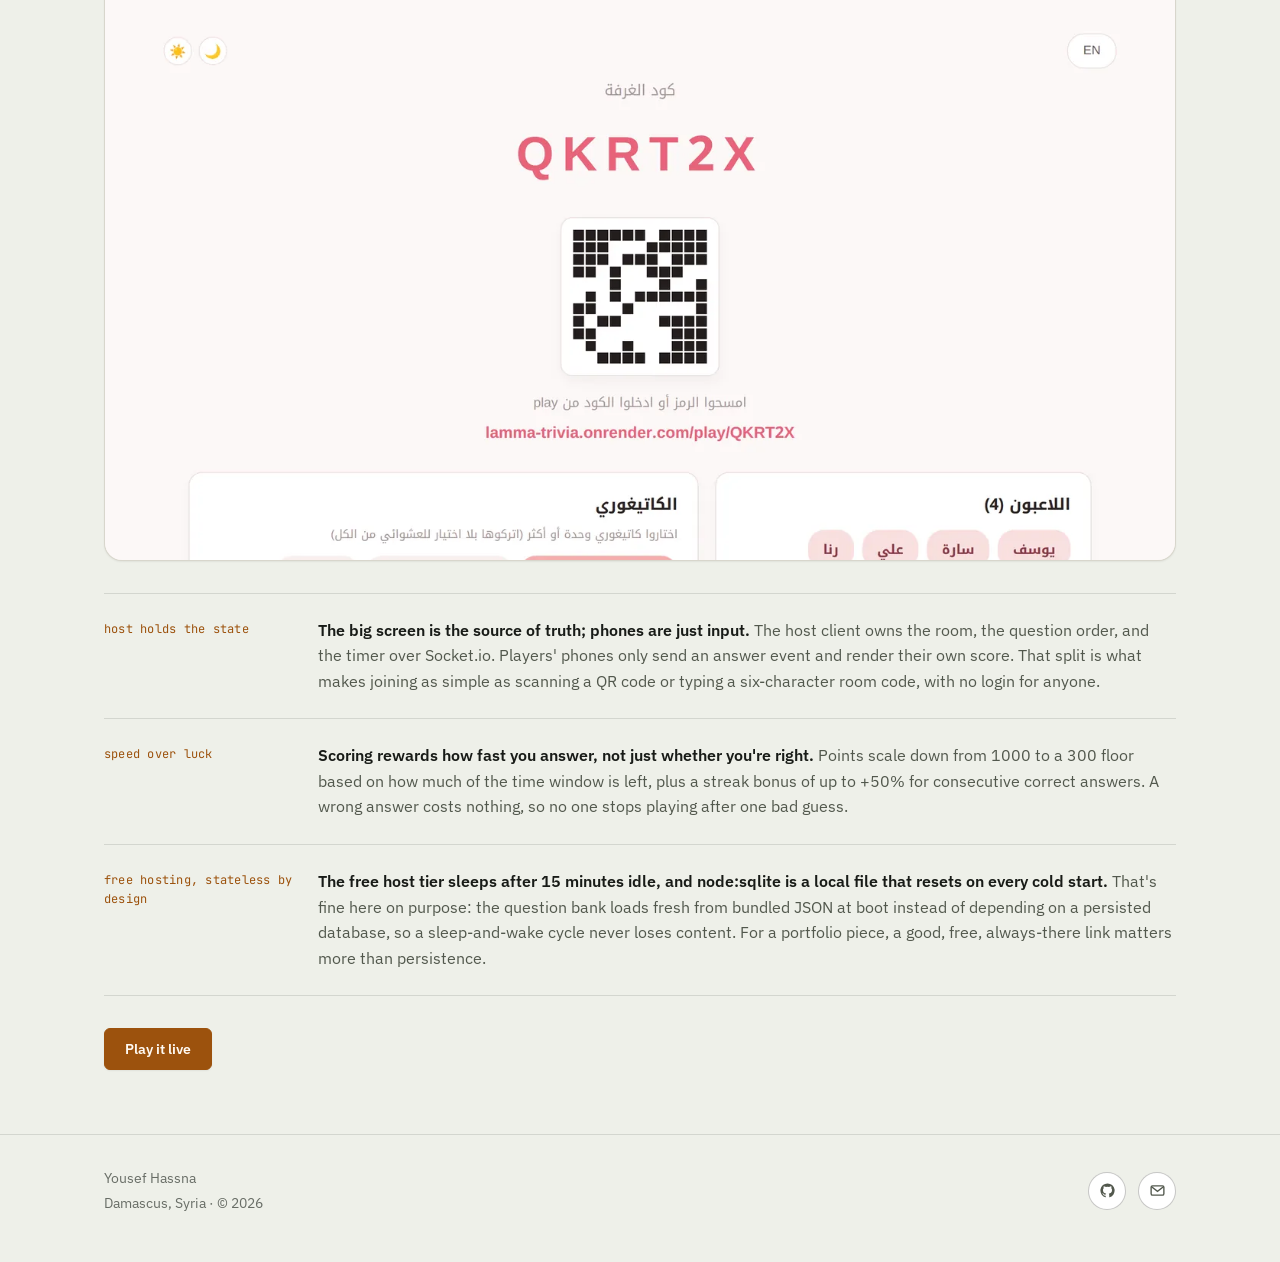
<file: projects/lamma-trivia.html>
<!doctype html>
<html lang="en">
<head>
<meta charset="UTF-8">
<meta name="viewport" content="width=device-width, initial-scale=1.0">
<script>try{var t=localStorage.getItem("theme");if(t==="dark"||t==="light")document.documentElement.setAttribute("data-theme",t);}catch(e){}</script>
<title>Lamma: Live Trivia Game | Yousef Hassna</title>
<meta name="description" content="Real-time, Kahoot-style trivia for groups of adults. Host on a shared screen, everyone else plays from their phone. 650+ questions across 20 categories, Arabic-first with RTL.">
<link rel="canonical" href="https://kroos2000sy.github.io/portfolio/projects/lamma-trivia.html">

<meta property="og:type" content="article">
<meta property="og:title" content="Lamma: Live Trivia Game | Yousef Hassna">
<meta property="og:description" content="Real-time, Kahoot-style trivia for groups of adults. Host on a shared screen, everyone else plays from their phone.">
<meta property="og:url" content="https://kroos2000sy.github.io/portfolio/projects/lamma-trivia.html">
<meta property="og:image" content="https://kroos2000sy.github.io/portfolio/assets/img/lamma-hero.webp">

<link rel="icon" type="image/svg+xml" href="../favicon.svg">
<link rel="alternate icon" type="image/png" sizes="32x32" href="../favicon-32.png">
<link rel="apple-touch-icon" sizes="180x180" href="../apple-touch-icon.png">
<link rel="preconnect" href="https://fonts.googleapis.com">
<link rel="preconnect" href="https://fonts.gstatic.com" crossorigin>
<link rel="stylesheet" href="https://fonts.googleapis.com/css2?family=Space+Grotesk:wght@500;600;700&family=IBM+Plex+Sans:wght@400;500;600&family=JetBrains+Mono:wght@400;500;600&display=swap">
<link rel="stylesheet" href="../assets/css/style.css">
</head>
<body>

<a class="skip-link" href="#main">Skip to main content</a>
<div class="progress-track" aria-hidden="true"><div class="progress-fill" id="progressFill"></div></div>

<nav class="site-nav" aria-label="Primary">
  <div class="nav-inner">
    <a class="nav-brand" href="../index.html#top">
      <svg width="26" height="26" viewBox="0 0 32 32" aria-hidden="true">
        <rect width="32" height="32" rx="8" fill="var(--accent)"/>
        <text x="16" y="21.5" text-anchor="middle" font-family="Arial, Helvetica, sans-serif" font-weight="700" font-size="14" letter-spacing="-0.5" fill="var(--accent-ink)">YH</text>
      </svg>
      <span>Yousef Hassna</span>
    </a>
    <div class="nav-right">
      <ul class="nav-links">
        <li><a href="../index.html#about">About</a></li>
        <li><a href="../index.html#projects">Projects</a></li>
        <li><a href="../index.html#contact">Contact</a></li>
      </ul>
      <button class="theme-toggle" id="themeToggle" type="button" aria-label="Switch to dark theme" aria-pressed="false">
        <svg class="icon-sun" viewBox="0 0 24 24" fill="none" stroke="currentColor" stroke-width="1.8" stroke-linecap="round" aria-hidden="true"><circle cx="12" cy="12" r="4.2"/><path d="M12 2.5v2.3M12 19.2v2.3M4.6 4.6l1.6 1.6M17.8 17.8l1.6 1.6M2.5 12h2.3M19.2 12h2.3M4.6 19.4l1.6-1.6M17.8 6.2l1.6-1.6"/></svg>
        <svg class="icon-moon" viewBox="0 0 24 24" fill="none" stroke="currentColor" stroke-width="1.8" stroke-linecap="round" aria-hidden="true"><path d="M20 14.5A8.5 8.5 0 1 1 9.5 4a6.8 6.8 0 0 0 10.5 10.5Z"/></svg>
      </button>
    </div>
  </div>
</nav>

<main id="main">
<div class="wrap">

  <a class="back-link" href="../index.html#projects">
    <svg viewBox="0 0 16 16" fill="none" stroke="currentColor" stroke-width="1.6" aria-hidden="true"><path d="M13 8H3M7 4 3 8l4 4"/></svg>
    Back to projects
  </a>

  <div class="project-hero" data-reveal>
    <h1>Lamma: Live Trivia Game</h1>
    <p class="desc">Lamma (Arabic for a casual gathering of friends) is real-time, Kahoot-style trivia built for groups of adults. One big screen hosts the round while everyone else joins from their own phone with a room code or QR scan. Scoring rewards speed and confidence over lucky guesses, and a bank of 650+ questions across 20 categories means the same group of friends can play again next month without hitting a repeat.</p>
    <div class="tag-row">
      <span class="tag">Node.js</span>
      <span class="tag">Express</span>
      <span class="tag">Socket.io</span>
      <span class="tag">node:sqlite</span>
      <span class="tag">Arabic-first · RTL</span>
    </div>
  </div>

  <div class="diagram-wrap" data-reveal>
    <h2>Who owns the state</h2>
    <div class="diagram-scroll">
    <svg class="diagram" viewBox="0 0 720 260" role="img" aria-label="Diagram: the host screen owns the room, question order, and timer, connected over Socket.io to three player phones, each of which only sends an answer event.">
      <path class="diagram-line accent-line" pathLength="1" d="M330,75 L188,170"/>
      <path class="diagram-line accent-line" pathLength="1" d="M360,75 L360,170"/>
      <path class="diagram-line accent-line" pathLength="1" d="M390,75 L532,170"/>

      <g class="diagram-node">
        <rect class="node-box accent-box" x="285" y="15" width="150" height="60" rx="10"/>
        <text class="node-title" x="360" y="42" text-anchor="middle">Host screen</text>
        <text class="node-sub" x="360" y="60" text-anchor="middle">room · order · timer</text>
      </g>
      <g class="diagram-node">
        <rect class="node-box" x="105" y="170" width="150" height="56" rx="10"/>
        <text class="node-title" x="180" y="196" text-anchor="middle">Player phone</text>
        <text class="node-sub" x="180" y="213" text-anchor="middle">sends answer only</text>
      </g>
      <g class="diagram-node">
        <rect class="node-box" x="285" y="170" width="150" height="56" rx="10"/>
        <text class="node-title" x="360" y="196" text-anchor="middle">Player phone</text>
        <text class="node-sub" x="360" y="213" text-anchor="middle">sends answer only</text>
      </g>
      <g class="diagram-node">
        <rect class="node-box" x="465" y="170" width="150" height="56" rx="10"/>
        <text class="node-title" x="540" y="196" text-anchor="middle">Player phone</text>
        <text class="node-sub" x="540" y="213" text-anchor="middle">sends answer only</text>
      </g>

      <text class="diagram-caption" x="360" y="250" text-anchor="middle">joins by room code or QR scan, no login</text>
    </svg>
    </div>
  </div>

  <div class="detail-media" data-reveal>
    <div class="frame-bar mono">lamma-trivia.onrender.com · live question</div>
    <img src="../assets/img/lamma-hero.webp" width="1400" height="875" alt="Live trivia question in Arabic with four multiple-choice answers, shown on the host screen." loading="eager" decoding="async">
  </div>

  <div class="detail-media" data-reveal>
    <div class="frame-bar mono">lamma-trivia.onrender.com · host lobby</div>
    <img src="../assets/img/lamma-lobby.webp" width="1400" height="984" alt="Host lobby screen showing a room code, a QR code to join, category selection, and the list of connected players." loading="lazy" decoding="async">
  </div>

  <div class="decisions" data-reveal>
    <div class="decision">
      <div class="label">host holds the state</div>
      <div class="body"><strong>The big screen is the source of truth; phones are just input.</strong> The host client owns the room, the question order, and the timer over Socket.io. Players' phones only send an answer event and render their own score. That split is what makes joining as simple as scanning a QR code or typing a six-character room code, with no login for anyone.</div>
    </div>
    <div class="decision">
      <div class="label">speed over luck</div>
      <div class="body"><strong>Scoring rewards how fast you answer, not just whether you're right.</strong> Points scale down from 1000 to a 300 floor based on how much of the time window is left, plus a streak bonus of up to +50% for consecutive correct answers. A wrong answer costs nothing, so no one stops playing after one bad guess.</div>
    </div>
    <div class="decision">
      <div class="label">free hosting, stateless by design</div>
      <div class="body"><strong>The free host tier sleeps after 15 minutes idle, and node:sqlite is a local file that resets on every cold start.</strong> That's fine here on purpose: the question bank loads fresh from bundled JSON at boot instead of depending on a persisted database, so a sleep-and-wake cycle never loses content. For a portfolio piece, a good, free, always-there link matters more than persistence.</div>
    </div>
  </div>

  <div class="detail-foot btn-row" data-reveal>
    <a class="btn primary" href="https://lamma-trivia.onrender.com/" target="_blank" rel="noopener">Play it live</a>
  </div>

</div>
</main>

<footer>
  <div class="wrap footer-inner">
    <div class="footer-meta">
      <span>Yousef Hassna</span>
      <span>Damascus, Syria · © 2026</span>
    </div>
    <div class="footer-links">
      <a class="icon-btn" href="https://github.com/kroos2000sy" target="_blank" rel="noopener" aria-label="GitHub profile">
        <svg viewBox="0 0 24 24" fill="currentColor" aria-hidden="true"><path d="M12 2a10 10 0 0 0-3.16 19.49c.5.09.68-.22.68-.48v-1.7c-2.78.6-3.37-1.34-3.37-1.34-.46-1.16-1.11-1.47-1.11-1.47-.91-.62.07-.6.07-.6 1 .07 1.53 1.03 1.53 1.03.89 1.53 2.34 1.09 2.91.83.09-.65.35-1.09.63-1.34-2.22-.25-4.56-1.11-4.56-4.95 0-1.09.39-1.99 1.03-2.69-.1-.25-.45-1.27.1-2.65 0 0 .84-.27 2.75 1.03a9.4 9.4 0 0 1 5 0c1.91-1.3 2.75-1.03 2.75-1.03.55 1.38.2 2.4.1 2.65.64.7 1.03 1.6 1.03 2.69 0 3.85-2.34 4.7-4.57 4.95.36.31.68.92.68 1.85v2.75c0 .26.18.58.69.48A10 10 0 0 0 12 2Z"/></svg>
      </a>
      <a class="icon-btn" href="mailto:yousefpes1@gmail.com" aria-label="Email Yousef">
        <svg viewBox="0 0 20 20" fill="none" stroke="currentColor" stroke-width="1.6" aria-hidden="true"><rect x="2.5" y="4.5" width="15" height="11" rx="1.6"/><path d="m3 5.5 7 5.5 7-5.5"/></svg>
      </a>
    </div>
  </div>
</footer>

<button class="icon-btn back-to-top" id="backToTop" type="button" aria-label="Back to top">
  <svg viewBox="0 0 20 20" fill="none" stroke="currentColor" stroke-width="1.8" stroke-linecap="round" aria-hidden="true"><path d="M10 15V5M5 9l5-5 5 5"/></svg>
</button>

<script src="../assets/js/main.js"></script>
</body>
</html>
</file>
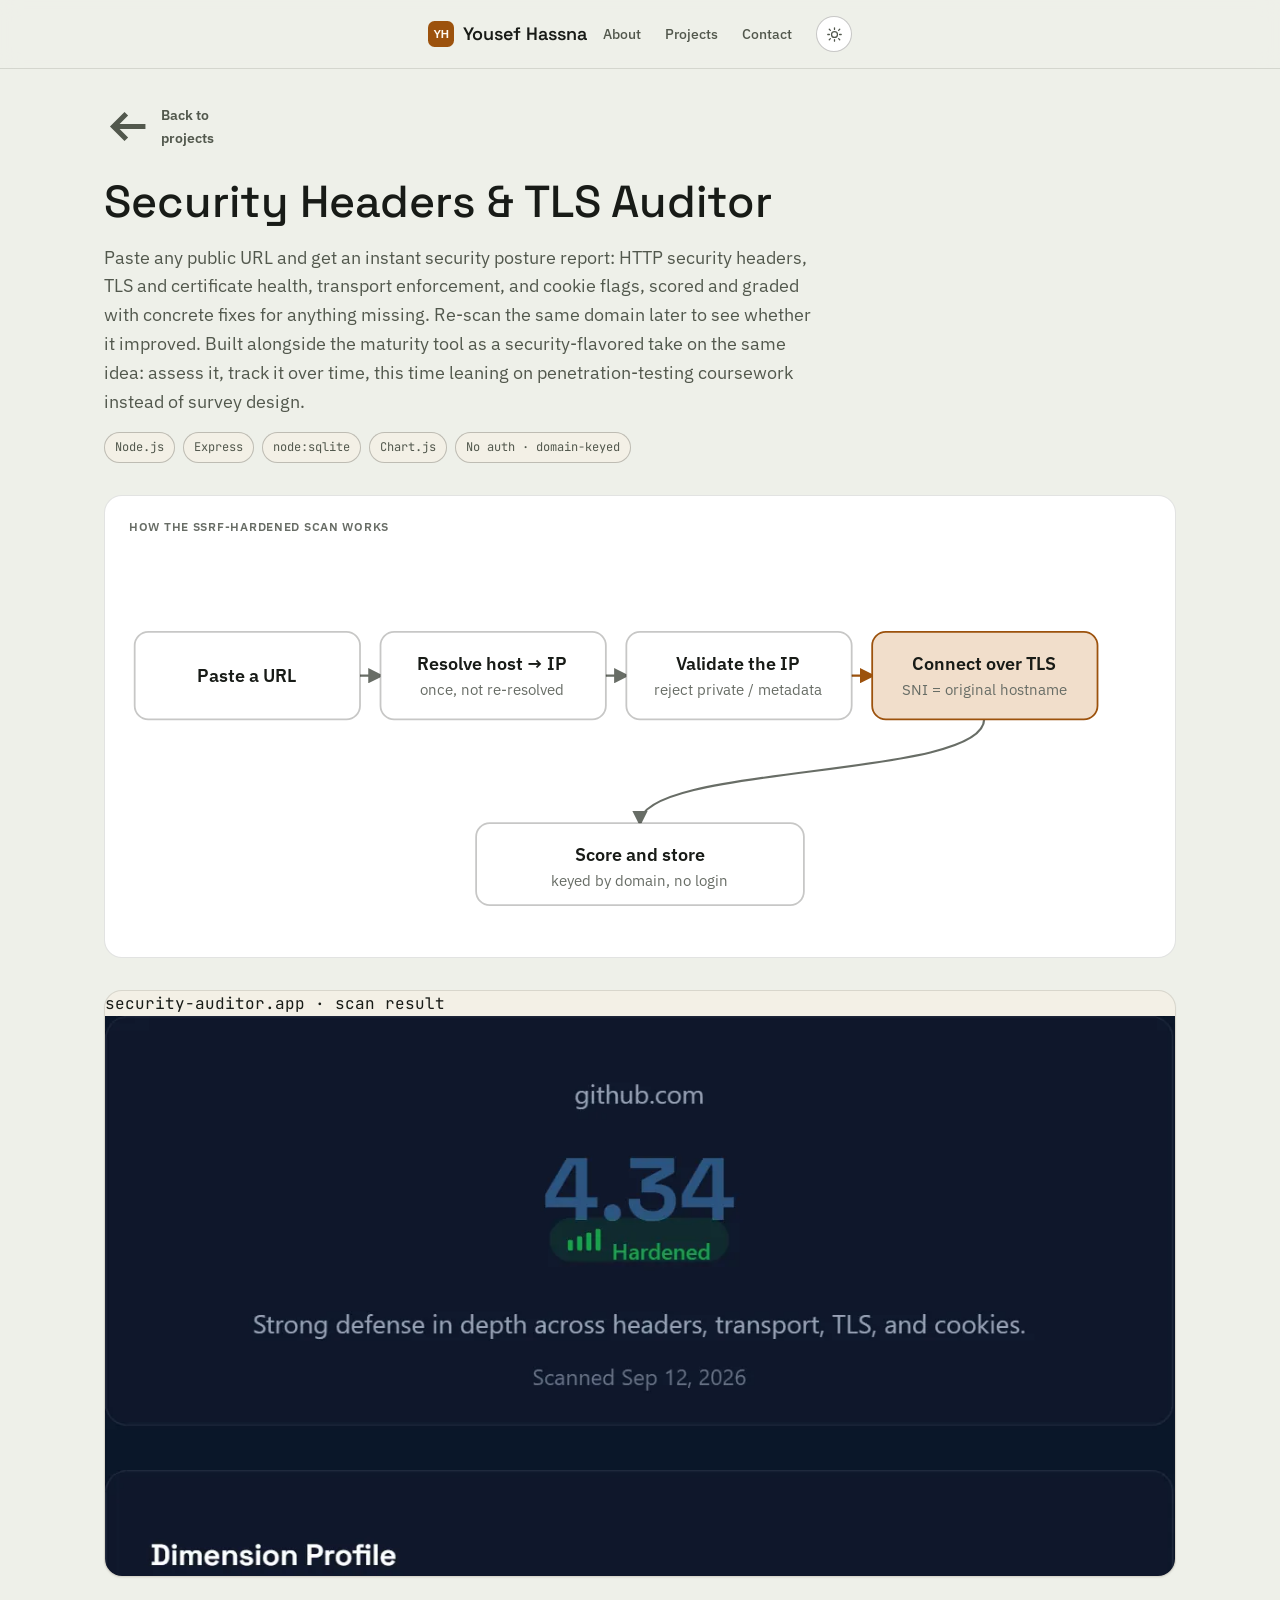
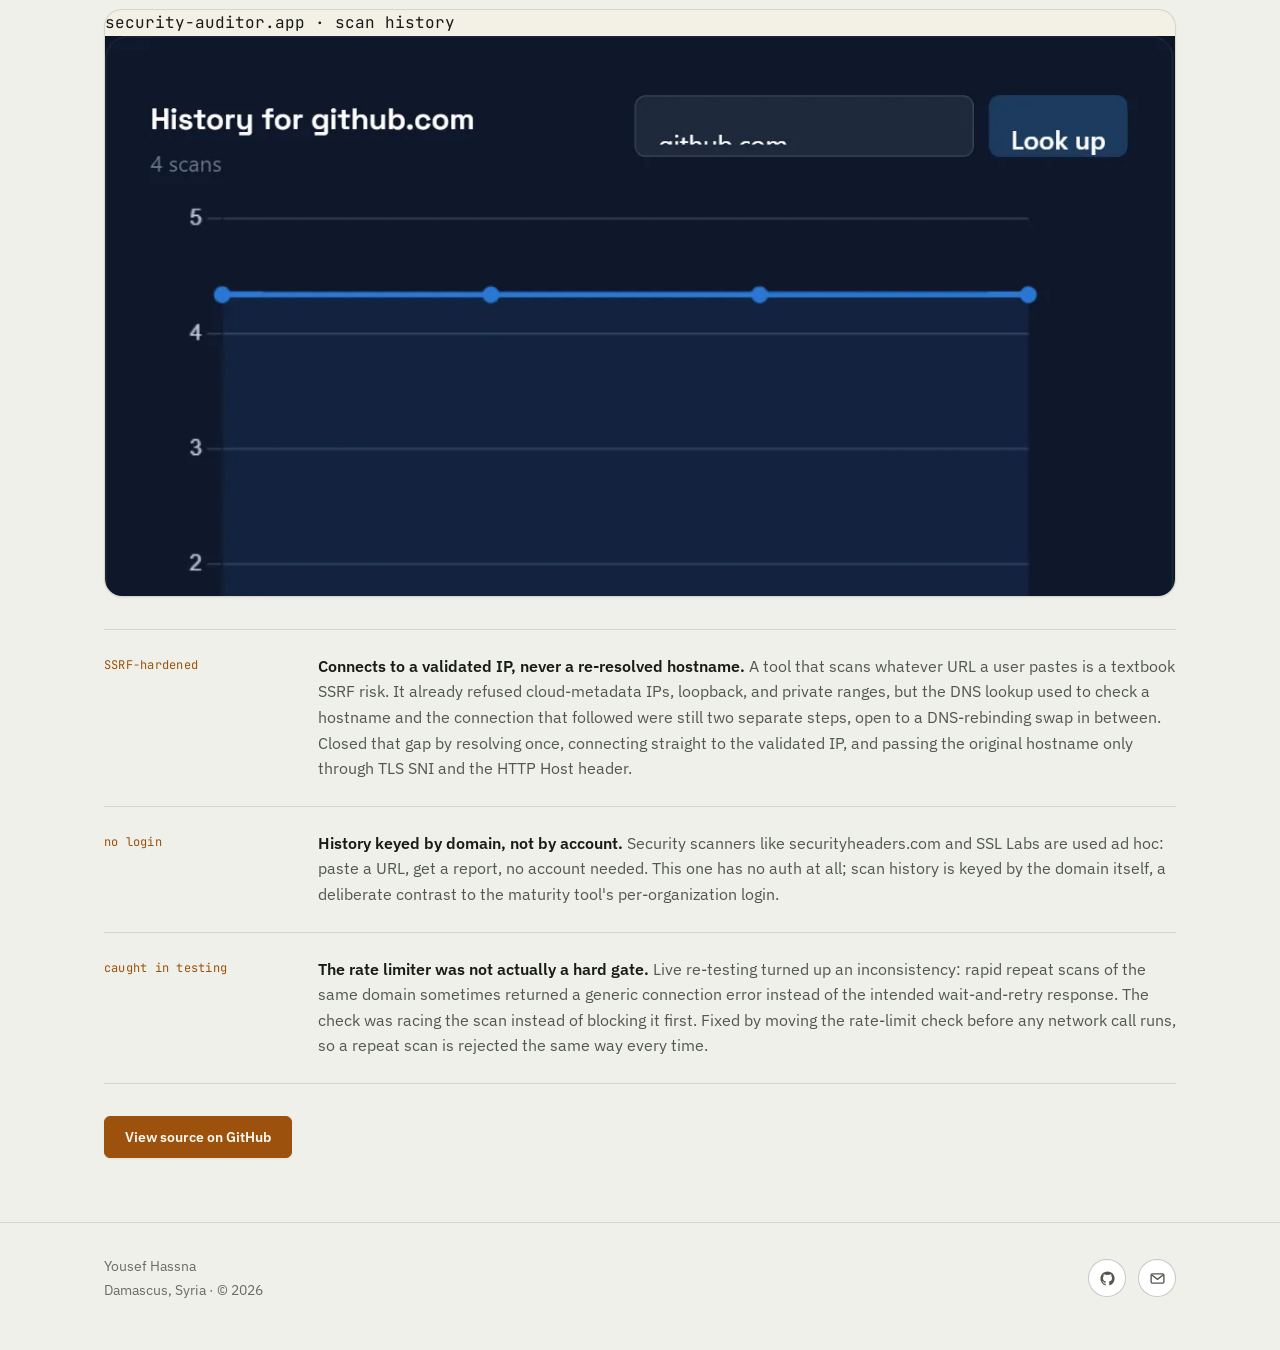
<file: projects/security-auditor.html>
<!doctype html>
<html lang="en">
<head>
<meta charset="UTF-8">
<meta name="viewport" content="width=device-width, initial-scale=1.0">
<script>try{var t=localStorage.getItem("theme");if(t==="dark"||t==="light")document.documentElement.setAttribute("data-theme",t);}catch(e){}</script>
<title>Security Headers &amp; TLS Auditor | Yousef Hassna</title>
<meta name="description" content="Paste a URL and get an instant security posture score: HTTP headers, TLS, transport, and cookies, graded with concrete fixes and history per domain.">
<link rel="canonical" href="https://kroos2000sy.github.io/portfolio/projects/security-auditor.html">

<meta property="og:type" content="article">
<meta property="og:title" content="Security Headers & TLS Auditor | Yousef Hassna">
<meta property="og:description" content="Paste a URL and get an instant security posture score: HTTP headers, TLS, transport, and cookies, graded with concrete fixes and history per domain.">
<meta property="og:url" content="https://kroos2000sy.github.io/portfolio/projects/security-auditor.html">
<meta property="og:image" content="https://kroos2000sy.github.io/portfolio/assets/img/security-auditor-hero.webp">

<link rel="icon" type="image/svg+xml" href="../favicon.svg">
<link rel="alternate icon" type="image/png" sizes="32x32" href="../favicon-32.png">
<link rel="apple-touch-icon" sizes="180x180" href="../apple-touch-icon.png">
<link rel="preconnect" href="https://fonts.googleapis.com">
<link rel="preconnect" href="https://fonts.gstatic.com" crossorigin>
<link rel="stylesheet" href="https://fonts.googleapis.com/css2?family=Space+Grotesk:wght@500;600;700&family=IBM+Plex+Sans:wght@400;500;600&family=JetBrains+Mono:wght@400;500;600&display=swap">
<link rel="stylesheet" href="../assets/css/style.css">
</head>
<body>

<a class="skip-link" href="#main">Skip to main content</a>
<div class="progress-track" aria-hidden="true"><div class="progress-fill" id="progressFill"></div></div>

<nav class="site-nav" aria-label="Primary">
  <div class="nav-inner">
    <a class="nav-brand" href="../index.html#top">
      <svg width="26" height="26" viewBox="0 0 32 32" aria-hidden="true">
        <rect width="32" height="32" rx="8" fill="var(--accent)"/>
        <text x="16" y="21.5" text-anchor="middle" font-family="Arial, Helvetica, sans-serif" font-weight="700" font-size="14" letter-spacing="-0.5" fill="var(--accent-ink)">YH</text>
      </svg>
      <span>Yousef Hassna</span>
    </a>
    <div class="nav-right">
      <ul class="nav-links">
        <li><a href="../index.html#about">About</a></li>
        <li><a href="../index.html#projects">Projects</a></li>
        <li><a href="../index.html#contact">Contact</a></li>
      </ul>
      <button class="theme-toggle" id="themeToggle" type="button" aria-label="Switch to dark theme" aria-pressed="false">
        <svg class="icon-sun" viewBox="0 0 24 24" fill="none" stroke="currentColor" stroke-width="1.8" stroke-linecap="round" aria-hidden="true"><circle cx="12" cy="12" r="4.2"/><path d="M12 2.5v2.3M12 19.2v2.3M4.6 4.6l1.6 1.6M17.8 17.8l1.6 1.6M2.5 12h2.3M19.2 12h2.3M4.6 19.4l1.6-1.6M17.8 6.2l1.6-1.6"/></svg>
        <svg class="icon-moon" viewBox="0 0 24 24" fill="none" stroke="currentColor" stroke-width="1.8" stroke-linecap="round" aria-hidden="true"><path d="M20 14.5A8.5 8.5 0 1 1 9.5 4a6.8 6.8 0 0 0 10.5 10.5Z"/></svg>
      </button>
    </div>
  </div>
</nav>

<main id="main">
<div class="wrap">

  <a class="back-link" href="../index.html#projects">
    <svg viewBox="0 0 16 16" fill="none" stroke="currentColor" stroke-width="1.6" aria-hidden="true"><path d="M13 8H3M7 4 3 8l4 4"/></svg>
    Back to projects
  </a>

  <div class="project-hero" data-reveal>
    <h1>Security Headers &amp; TLS Auditor</h1>
    <p class="desc">Paste any public URL and get an instant security posture report: HTTP security headers, TLS and certificate health, transport enforcement, and cookie flags, scored and graded with concrete fixes for anything missing. Re-scan the same domain later to see whether it improved. Built alongside the maturity tool as a security-flavored take on the same idea: assess it, track it over time, this time leaning on penetration-testing coursework instead of survey design.</p>
    <div class="tag-row">
      <span class="tag">Node.js</span>
      <span class="tag">Express</span>
      <span class="tag">node:sqlite</span>
      <span class="tag">Chart.js</span>
      <span class="tag">No auth · domain-keyed</span>
    </div>
  </div>

  <div class="diagram-wrap" data-reveal>
    <h2>How the SSRF-hardened scan works</h2>
    <div class="diagram-scroll">
    <svg class="diagram" viewBox="0 0 760 280" role="img" aria-label="Diagram: a pasted URL has its hostname resolved to an IP once, that IP is validated against private and cloud-metadata ranges, the scanner connects directly to the validated IP with the original hostname only in TLS SNI and the Host header, and the result is scored and stored keyed by domain.">
      <defs>
        <marker id="arrow-sec" viewBox="0 0 10 10" refX="8" refY="5" markerWidth="7" markerHeight="7" orient="auto-start-reverse">
          <path d="M0,0 L10,5 L0,10 Z" fill="var(--ink-3)"/>
        </marker>
        <marker id="arrow-sec-accent" viewBox="0 0 10 10" refX="8" refY="5" markerWidth="7" markerHeight="7" orient="auto-start-reverse">
          <path d="M0,0 L10,5 L0,10 Z" fill="var(--accent)"/>
        </marker>
      </defs>

      <path class="diagram-line" pathLength="1" marker-end="url(#arrow-sec)" d="M175,92 L190,92"/>
      <path class="diagram-line" pathLength="1" marker-end="url(#arrow-sec)" d="M355,92 L370,92"/>
      <path class="diagram-line accent-line" pathLength="1" marker-end="url(#arrow-sec-accent)" d="M535,92 L550,92"/>
      <path class="diagram-line" pathLength="1" marker-end="url(#arrow-sec)" d="M632,124 C632,168 380,156 380,200"/>

      <g class="diagram-node">
        <rect class="node-box" x="10" y="60" width="165" height="64" rx="10"/>
        <text class="node-title" x="92" y="97" text-anchor="middle">Paste a URL</text>
      </g>
      <g class="diagram-node">
        <rect class="node-box" x="190" y="60" width="165" height="64" rx="10"/>
        <text class="node-title" x="272" y="88" text-anchor="middle">Resolve host → IP</text>
        <text class="node-sub" x="272" y="106" text-anchor="middle">once, not re-resolved</text>
      </g>
      <g class="diagram-node">
        <rect class="node-box" x="370" y="60" width="165" height="64" rx="10"/>
        <text class="node-title" x="452" y="88" text-anchor="middle">Validate the IP</text>
        <text class="node-sub" x="452" y="106" text-anchor="middle">reject private / metadata</text>
      </g>
      <g class="diagram-node">
        <rect class="node-box accent-box" x="550" y="60" width="165" height="64" rx="10"/>
        <text class="node-title" x="632" y="88" text-anchor="middle">Connect over TLS</text>
        <text class="node-sub" x="632" y="106" text-anchor="middle">SNI = original hostname</text>
      </g>
      <g class="diagram-node">
        <rect class="node-box" x="260" y="200" width="240" height="60" rx="10"/>
        <text class="node-title" x="380" y="228" text-anchor="middle">Score and store</text>
        <text class="node-sub" x="380" y="246" text-anchor="middle">keyed by domain, no login</text>
      </g>
    </svg>
    </div>
  </div>

  <div class="detail-media" data-reveal>
    <div class="frame-bar mono">security-auditor.app · scan result</div>
    <img src="../assets/img/security-auditor-hero.webp" width="1160" height="1360" alt="Security scan result for github.com showing a score of 4.34, graded Hardened, with a radar chart across four signal groups." loading="eager" decoding="async">
  </div>

  <div class="detail-media" data-reveal>
    <div class="frame-bar mono">security-auditor.app · scan history</div>
    <img src="../assets/img/security-auditor-history.webp" width="1160" height="1254" alt="Scan history for a domain, listing each scan's date, score, and grade in a table." loading="lazy" decoding="async">
  </div>

  <div class="decisions" data-reveal>
    <div class="decision">
      <div class="label">SSRF-hardened</div>
      <div class="body"><strong>Connects to a validated IP, never a re-resolved hostname.</strong> A tool that scans whatever URL a user pastes is a textbook SSRF risk. It already refused cloud-metadata IPs, loopback, and private ranges, but the DNS lookup used to check a hostname and the connection that followed were still two separate steps, open to a DNS-rebinding swap in between. Closed that gap by resolving once, connecting straight to the validated IP, and passing the original hostname only through TLS SNI and the HTTP Host header.</div>
    </div>
    <div class="decision">
      <div class="label">no login</div>
      <div class="body"><strong>History keyed by domain, not by account.</strong> Security scanners like securityheaders.com and SSL Labs are used ad hoc: paste a URL, get a report, no account needed. This one has no auth at all; scan history is keyed by the domain itself, a deliberate contrast to the maturity tool's per-organization login.</div>
    </div>
    <div class="decision">
      <div class="label">caught in testing</div>
      <div class="body"><strong>The rate limiter was not actually a hard gate.</strong> Live re-testing turned up an inconsistency: rapid repeat scans of the same domain sometimes returned a generic connection error instead of the intended wait-and-retry response. The check was racing the scan instead of blocking it first. Fixed by moving the rate-limit check before any network call runs, so a repeat scan is rejected the same way every time.</div>
    </div>
  </div>

  <div class="detail-foot btn-row" data-reveal>
    <a class="btn primary" href="https://github.com/kroos2000sy/security-auditor" target="_blank" rel="noopener">View source on GitHub</a>
  </div>

</div>
</main>

<footer>
  <div class="wrap footer-inner">
    <div class="footer-meta">
      <span>Yousef Hassna</span>
      <span>Damascus, Syria · © 2026</span>
    </div>
    <div class="footer-links">
      <a class="icon-btn" href="https://github.com/kroos2000sy" target="_blank" rel="noopener" aria-label="GitHub profile">
        <svg viewBox="0 0 24 24" fill="currentColor" aria-hidden="true"><path d="M12 2a10 10 0 0 0-3.16 19.49c.5.09.68-.22.68-.48v-1.7c-2.78.6-3.37-1.34-3.37-1.34-.46-1.16-1.11-1.47-1.11-1.47-.91-.62.07-.6.07-.6 1 .07 1.53 1.03 1.53 1.03.89 1.53 2.34 1.09 2.91.83.09-.65.35-1.09.63-1.34-2.22-.25-4.56-1.11-4.56-4.95 0-1.09.39-1.99 1.03-2.69-.1-.25-.45-1.27.1-2.65 0 0 .84-.27 2.75 1.03a9.4 9.4 0 0 1 5 0c1.91-1.3 2.75-1.03 2.75-1.03.55 1.38.2 2.4.1 2.65.64.7 1.03 1.6 1.03 2.69 0 3.85-2.34 4.7-4.57 4.95.36.31.68.92.68 1.85v2.75c0 .26.18.58.69.48A10 10 0 0 0 12 2Z"/></svg>
      </a>
      <a class="icon-btn" href="mailto:yousefpes1@gmail.com" aria-label="Email Yousef">
        <svg viewBox="0 0 20 20" fill="none" stroke="currentColor" stroke-width="1.6" aria-hidden="true"><rect x="2.5" y="4.5" width="15" height="11" rx="1.6"/><path d="m3 5.5 7 5.5 7-5.5"/></svg>
      </a>
    </div>
  </div>
</footer>

<button class="icon-btn back-to-top" id="backToTop" type="button" aria-label="Back to top">
  <svg viewBox="0 0 20 20" fill="none" stroke="currentColor" stroke-width="1.8" stroke-linecap="round" aria-hidden="true"><path d="M10 15V5M5 9l5-5 5 5"/></svg>
</button>

<script src="../assets/js/main.js"></script>
</body>
</html>
</file>
<file: assets/css/style.css>
/* ==========================================================================
   Yousef Hassna - portfolio
   Design tokens
   ========================================================================== */

:root {
  --bg: #eef0e9;
  --surface: #ffffff;
  --surface-2: #f3f0e6;
  --border: rgba(21, 24, 20, 0.12);
  --border-strong: rgba(21, 24, 20, 0.24);
  --ink: #181b17;
  --ink-2: #52584d;
  --ink-3: #686d66;
  --accent: #9c520d;
  --accent-ink: #fffaf3;
  --accent-soft: #f1decb;
  --teal: #1f6a5d;
  --good: #2e7d46;
  --bad: #ac3226;
  --shadow-sm: 0 1px 2px rgba(21, 24, 20, 0.06);
  --shadow-md: 0 10px 30px -14px rgba(21, 24, 20, 0.32);

  --font-display: "Space Grotesk", ui-sans-serif, system-ui, sans-serif;
  --font-body: "IBM Plex Sans", ui-sans-serif, system-ui, -apple-system, sans-serif;
  --font-mono: "JetBrains Mono", ui-monospace, "SFMono-Regular", Menlo, monospace;

  --text-xs: 0.75rem;
  --text-sm: 0.875rem;
  --text-base: 1rem;
  --text-lg: 1.125rem;
  --text-xl: 1.375rem;
  --text-2xl: 1.75rem;
  --text-3xl: 2.5rem;

  --space-1: 4px;
  --space-2: 8px;
  --space-3: 12px;
  --space-4: 16px;
  --space-6: 24px;
  --space-8: 32px;
  --space-12: 48px;
  --space-16: 64px;
  --space-24: 96px;

  --radius-sm: 6px;
  --radius-md: 10px;
  --radius-lg: 18px;

  --container: 1120px;
  --measure: 62ch;

  --ease-out: cubic-bezier(0.16, 1, 0.3, 1);
  --ease-in-out: cubic-bezier(0.65, 0, 0.35, 1);
  --duration-fast: 150ms;
  --duration-base: 220ms;
  --duration-slow: 480ms;
}

@media (prefers-color-scheme: dark) {
  :root:not([data-theme="light"]) {
    --bg: #101210;
    --surface: #171a16;
    --surface-2: #1d211b;
    --border: rgba(237, 239, 230, 0.12);
    --border-strong: rgba(237, 239, 230, 0.24);
    --ink: #edefe6;
    --ink-2: #a9ad9f;
    --ink-3: #7f847d;
    --accent: #f0a758;
    --accent-ink: #1c1200;
    --accent-soft: rgba(240, 167, 88, 0.16);
    --teal: #5cc2b1;
    --good: #57c377;
    --bad: #e2796d;
    --shadow-sm: 0 1px 2px rgba(0, 0, 0, 0.4);
    --shadow-md: 0 20px 44px -20px rgba(0, 0, 0, 0.7);
  }
}

:root[data-theme="dark"] {
  --bg: #101210;
  --surface: #171a16;
  --surface-2: #1d211b;
  --border: rgba(237, 239, 230, 0.12);
  --border-strong: rgba(237, 239, 230, 0.24);
  --ink: #edefe6;
  --ink-2: #a9ad9f;
  --ink-3: #7f847d;
  --accent: #f0a758;
  --accent-ink: #1c1200;
  --accent-soft: rgba(240, 167, 88, 0.16);
  --teal: #5cc2b1;
  --good: #57c377;
  --bad: #e2796d;
  --shadow-sm: 0 1px 2px rgba(0, 0, 0, 0.4);
  --shadow-md: 0 20px 44px -20px rgba(0, 0, 0, 0.7);
}

/* ==========================================================================
   Reset & base
   ========================================================================== */

*,
*::before,
*::after {
  box-sizing: border-box;
}

html {
  scroll-behavior: smooth;
  -webkit-text-size-adjust: 100%;
}

body {
  margin: 0;
  background: var(--bg);
  color: var(--ink);
  font-family: var(--font-body);
  font-size: var(--text-base);
  line-height: 1.6;
  transition: background-color var(--duration-base) var(--ease-out), color var(--duration-base) var(--ease-out);
}

img {
  max-width: 100%;
  display: block;
}

h1, h2, h3, h4 {
  font-family: var(--font-display);
  font-weight: 500;
  line-height: 1.15;
  margin: 0;
  color: var(--ink);
  text-wrap: balance;
}

p {
  margin: 0;
}

a {
  color: var(--teal);
  text-decoration-thickness: 1.5px;
  text-underline-offset: 3px;
}

a:hover {
  color: var(--accent);
}

::selection {
  background: var(--accent);
  color: var(--accent-ink);
}

:focus-visible {
  outline: 2px solid var(--accent);
  outline-offset: 3px;
  border-radius: 2px;
}

button {
  font: inherit;
  color: inherit;
}

.mono {
  font-family: var(--font-mono);
}

.skip-link {
  position: absolute;
  top: -100%;
  left: var(--space-4);
  z-index: 100;
  background: var(--accent);
  color: var(--accent-ink);
  padding: var(--space-2) var(--space-4);
  border-radius: var(--radius-sm);
  font-weight: 600;
  text-decoration: none;
  transition: top var(--duration-fast) var(--ease-out);
}

.skip-link:focus {
  top: var(--space-4);
}

.wrap {
  max-width: var(--container);
  margin-inline: auto;
  padding-inline: var(--space-6);
}

@media (max-width: 620px) {
  .wrap {
    padding-inline: var(--space-4);
  }
}

section[id] {
  scroll-margin-top: 84px;
}

@media (prefers-reduced-motion: reduce) {
  html {
    scroll-behavior: auto;
  }
  *, *::before, *::after {
    animation-duration: 0.01ms !important;
    animation-iteration-count: 1 !important;
    transition-duration: 0.01ms !important;
  }
}

/* ==========================================================================
   Scroll progress
   ========================================================================== */

.progress-track {
  position: fixed;
  inset-inline: 0;
  top: 0;
  height: 3px;
  background: transparent;
  z-index: 60;
}

.progress-fill {
  height: 100%;
  width: 0%;
  background: var(--accent);
  transform-origin: left;
}

/* ==========================================================================
   Nav
   ========================================================================== */

.site-nav {
  position: sticky;
  top: 0;
  z-index: 50;
  display: flex;
  align-items: center;
  justify-content: space-between;
  gap: var(--space-4);
  padding-block: var(--space-4);
  background: color-mix(in srgb, var(--bg) 88%, transparent);
  backdrop-filter: blur(10px);
  -webkit-backdrop-filter: blur(10px);
  border-bottom: 1px solid var(--border);
}

.nav-inner {
  max-width: var(--container);
  margin-inline: auto;
  padding-inline: var(--space-6);
  display: flex;
  align-items: center;
  justify-content: space-between;
  gap: var(--space-4);
}

@media (max-width: 620px) {
  .nav-inner {
    padding-inline: var(--space-4);
  }
}

.nav-brand {
  display: inline-flex;
  align-items: center;
  gap: 9px;
  text-decoration: none;
  color: var(--ink);
  font-family: var(--font-display);
  font-weight: 600;
  font-size: var(--text-lg);
}

.nav-brand svg {
  flex-shrink: 0;
}

.nav-right {
  display: flex;
  align-items: center;
  gap: var(--space-6);
}

.nav-links {
  display: flex;
  align-items: center;
  gap: var(--space-6);
  list-style: none;
  margin: 0;
  padding: 0;
}

.nav-links a {
  position: relative;
  font-size: var(--text-sm);
  font-weight: 500;
  color: var(--ink-2);
  text-decoration: none;
}

.nav-links a::after {
  content: "";
  position: absolute;
  left: 0;
  right: 0;
  bottom: -4px;
  height: 2px;
  background: var(--accent);
  transform: scaleX(0);
  transform-origin: left;
  transition: transform var(--duration-base) var(--ease-out);
}

.nav-links a:hover,
.nav-links a[aria-current="true"] {
  color: var(--ink);
}

.nav-links a:hover::after,
.nav-links a[aria-current="true"]::after {
  transform: scaleX(1);
}

@media (max-width: 700px) {
  .nav-links {
    display: none;
  }
}

.theme-toggle {
  display: inline-flex;
  align-items: center;
  justify-content: center;
  width: 36px;
  height: 36px;
  border-radius: 50%;
  border: 1px solid var(--border-strong);
  background: var(--surface);
  cursor: pointer;
  transition: transform var(--duration-fast) var(--ease-out), border-color var(--duration-fast) var(--ease-out);
}

.theme-toggle:hover {
  border-color: var(--accent);
}

.theme-toggle:active {
  transform: scale(0.92);
}

.theme-toggle svg {
  width: 17px;
  height: 17px;
  stroke: var(--ink-2);
}

.theme-toggle .icon-moon { display: none; }
:root[data-theme="dark"] .theme-toggle .icon-sun { display: none; }
:root[data-theme="dark"] .theme-toggle .icon-moon { display: block; }
@media (prefers-color-scheme: dark) {
  :root:not([data-theme="light"]) .theme-toggle .icon-sun { display: none; }
  :root:not([data-theme="light"]) .theme-toggle .icon-moon { display: block; }
}

/* ==========================================================================
   Buttons
   ========================================================================== */

.btn {
  display: inline-flex;
  align-items: center;
  justify-content: center;
  gap: 8px;
  font-family: var(--font-body);
  font-size: var(--text-sm);
  font-weight: 600;
  line-height: 1;
  padding: 13px 20px;
  border-radius: var(--radius-sm);
  border: 1px solid var(--border-strong);
  background: var(--surface);
  color: var(--ink);
  text-decoration: none;
  cursor: pointer;
  box-shadow: var(--shadow-sm);
  transition: transform var(--duration-fast) var(--ease-out),
    border-color var(--duration-fast) var(--ease-out),
    background-color var(--duration-fast) var(--ease-out);
}

.btn:hover {
  border-color: var(--accent);
  color: var(--ink);
}

.btn:active {
  transform: scale(0.97);
}

.btn.primary {
  background: var(--accent);
  border-color: var(--accent);
  color: var(--accent-ink);
}

.btn.primary:hover {
  filter: brightness(1.06);
}

.btn.ghost {
  background: transparent;
  box-shadow: none;
}

.btn-row {
  display: flex;
  flex-wrap: wrap;
  gap: var(--space-3);
}

.icon-btn {
  display: inline-flex;
  align-items: center;
  justify-content: center;
  width: 38px;
  height: 38px;
  border-radius: 50%;
  border: 1px solid var(--border-strong);
  background: var(--surface);
  color: var(--ink-2);
  cursor: pointer;
  transition: transform var(--duration-fast) var(--ease-out), border-color var(--duration-fast) var(--ease-out), color var(--duration-fast) var(--ease-out);
}

.icon-btn:hover {
  border-color: var(--accent);
  color: var(--accent);
}

.icon-btn:active {
  transform: scale(0.92);
}

.icon-btn svg {
  width: 17px;
  height: 17px;
}

/* ==========================================================================
   Hero
   ========================================================================== */

.hero {
  padding-block: var(--space-16) var(--space-8);
  display: grid;
  grid-template-columns: minmax(0, 1.4fr) minmax(0, 1fr);
  gap: var(--space-12);
  align-items: start;
}

@media (max-width: 860px) {
  .hero {
    grid-template-columns: minmax(0, 1fr);
    padding-block: var(--space-12) var(--space-4);
    gap: var(--space-8);
  }
}

.hero h1 {
  font-size: clamp(2.4rem, 5.4vw, 3.6rem);
  letter-spacing: -0.01em;
}

.hero .role {
  margin-top: var(--space-3);
  font-size: var(--text-lg);
  color: var(--ink-2);
  font-weight: 500;
  max-width: 42ch;
}

.hero .pitch {
  margin-top: var(--space-4);
  font-size: var(--text-base);
  color: var(--ink-2);
  max-width: 52ch;
}

.hero .btn-row {
  margin-top: var(--space-6);
}

.glance-card {
  border: 1px solid var(--border);
  border-radius: var(--radius-lg);
  background: var(--surface);
  box-shadow: var(--shadow-md);
  padding: var(--space-6);
}

.glance-card h2 {
  font-family: var(--font-body);
  font-size: var(--text-xs);
  font-weight: 600;
  letter-spacing: 0.06em;
  text-transform: uppercase;
  color: var(--ink-3);
  margin-bottom: var(--space-4);
}

.glance-list {
  list-style: none;
  margin: 0;
  padding: 0;
  display: flex;
  flex-direction: column;
  gap: var(--space-4);
}

.glance-list li {
  display: flex;
  justify-content: space-between;
  align-items: baseline;
  gap: var(--space-3);
  padding-bottom: var(--space-4);
  border-bottom: 1px solid var(--border);
}

.glance-list li:last-child {
  border-bottom: none;
  padding-bottom: 0;
}

.glance-list dt {
  font-size: var(--text-sm);
  color: var(--ink-3);
}

.glance-list dd {
  margin: 0;
  font-size: var(--text-sm);
  font-weight: 600;
  color: var(--ink);
  text-align: right;
}

/* ==========================================================================
   Sections
   ========================================================================== */

.section {
  padding-block: var(--space-16);
  border-top: 1px solid var(--border);
}

.section-head {
  display: flex;
  flex-direction: column;
  gap: var(--space-3);
  margin-bottom: var(--space-8);
  max-width: 68ch;
}

.section-head h2 {
  font-size: var(--text-3xl);
}

.section-head p {
  color: var(--ink-2);
  font-size: var(--text-base);
}

[data-reveal] {
  opacity: 0;
  transform: translateY(16px);
  transition: opacity var(--duration-slow) var(--ease-out), transform var(--duration-slow) var(--ease-out);
}

[data-reveal].in-view {
  opacity: 1;
  transform: translateY(0);
}

.skills-grid > .skill-group:nth-child(1) { transition-delay: 0ms; }
.skills-grid > .skill-group:nth-child(2) { transition-delay: 50ms; }
.skills-grid > .skill-group:nth-child(3) { transition-delay: 100ms; }
.skills-grid > .skill-group:nth-child(4) { transition-delay: 150ms; }
.skills-grid > .skill-group:nth-child(5) { transition-delay: 200ms; }

.project-list > .project-card:nth-child(2) { transition-delay: 60ms; }
.project-list > .project-card:nth-child(3) { transition-delay: 120ms; }

/* ---- hero load-in (single authored entrance, not repeated per-section) ---- */
.load-in {
  opacity: 0;
  transform: translateY(14px);
  animation: loadIn 640ms var(--ease-out) forwards;
  animation-delay: calc(var(--i, 0) * 90ms);
}

@keyframes loadIn {
  to {
    opacity: 1;
    transform: translateY(0);
  }
}

@media (prefers-reduced-motion: reduce) {
  .load-in {
    opacity: 1;
    transform: none;
    animation: none;
  }
}

/* ==========================================================================
   About / skills
   ========================================================================== */

.about-body {
  max-width: var(--measure);
  font-size: var(--text-lg);
  color: var(--ink-2);
  margin-bottom: var(--space-8);
}

.skills-grid {
  display: grid;
  grid-template-columns: repeat(auto-fit, minmax(220px, 1fr));
  gap: var(--space-6);
}

.skill-group h3 {
  font-family: var(--font-body);
  font-size: var(--text-xs);
  font-weight: 600;
  letter-spacing: 0.06em;
  text-transform: uppercase;
  color: var(--ink-3);
  margin-bottom: var(--space-3);
}

.tag-row {
  display: flex;
  flex-wrap: wrap;
  gap: var(--space-2);
}

.tag {
  font-family: var(--font-mono);
  font-size: var(--text-xs);
  padding: 5px 10px;
  border-radius: 999px;
  border: 1px solid var(--border-strong);
  background: var(--surface-2);
  color: var(--ink-2);
  transition: transform var(--duration-fast) var(--ease-out), border-color var(--duration-fast) var(--ease-out);
}

.tag:hover {
  border-color: var(--accent);
  transform: translateY(-2px);
}

/* ==========================================================================
   Project cards
   ========================================================================== */

.project-list {
  display: flex;
  flex-direction: column;
  gap: var(--space-6);
}

.project-card {
  display: grid;
  grid-template-columns: minmax(0, 1.1fr) minmax(0, 1fr);
  grid-template-areas:
    "media body"
    "diagram diagram";
  border: 1px solid var(--border);
  border-radius: var(--radius-lg);
  background: var(--surface);
  overflow: hidden;
  box-shadow: var(--shadow-sm);
  transition: transform 320ms var(--ease-out), border-color var(--duration-base) var(--ease-out), box-shadow var(--duration-base) var(--ease-out);
  will-change: transform;
}

.project-card.tilting {
  transition: border-color var(--duration-base) var(--ease-out), box-shadow var(--duration-base) var(--ease-out);
}

.project-card:hover {
  border-color: var(--border-strong);
  box-shadow: var(--shadow-md);
}

.project-card:nth-child(even) {
  grid-template-columns: minmax(0, 1fr) minmax(0, 1.1fr);
  grid-template-areas:
    "body media"
    "diagram diagram";
}

.project-media { grid-area: media; }
.project-body { grid-area: body; }
.project-card .diagram-wrap { grid-area: diagram; }

@media (max-width: 780px) {
  .project-card,
  .project-card:nth-child(even) {
    grid-template-columns: minmax(0, 1fr);
    grid-template-areas:
      "media"
      "body"
      "diagram";
  }
}

.project-media {
  position: relative;
  overflow: hidden;
  min-height: 220px;
  background: linear-gradient(100deg, var(--surface-2) 28%, var(--surface) 45%, var(--surface-2) 62%);
  background-size: 250% 100%;
  animation: shimmer 1.7s ease-in-out infinite;
}

.project-media.media-loaded {
  animation: none;
  background: var(--surface-2);
}

@keyframes shimmer {
  0% { background-position: 200% 0; }
  100% { background-position: -50% 0; }
}

.project-media .frame-bar {
  display: flex;
  align-items: center;
  padding: 8px 12px;
  border-bottom: 1px solid var(--border);
  font-family: var(--font-mono);
  font-size: 0.68rem;
  color: var(--ink-3);
  letter-spacing: 0.03em;
}

.project-media img {
  width: 100%;
  height: 260px;
  object-fit: cover;
  object-position: top center;
  opacity: 0;
  transition: transform 420ms var(--ease-out), opacity 380ms var(--ease-out);
}

.project-media img.is-loaded {
  opacity: 1;
}

.project-card:hover .project-media img {
  transform: scale(1.03);
}

.project-body {
  padding: var(--space-8);
  display: flex;
  flex-direction: column;
  gap: var(--space-4);
}

.project-body h3 {
  font-size: var(--text-2xl);
}

.project-body .desc {
  color: var(--ink-2);
}

.stat-row {
  display: flex;
  flex-wrap: wrap;
  gap: var(--space-6);
  padding-block: var(--space-3);
  border-block: 1px dashed var(--border);
}

.stat {
  display: flex;
  flex-direction: column;
  gap: 2px;
}

.stat .num {
  font-family: var(--font-mono);
  font-size: var(--text-xl);
  font-weight: 600;
  color: var(--accent);
}

.stat .num.teal {
  color: var(--teal);
}

.stat .lbl {
  font-size: var(--text-xs);
  letter-spacing: 0.04em;
  text-transform: uppercase;
  color: var(--ink-3);
}

.project-card .diagram-wrap {
  border: none;
  border-top: 1px solid var(--border);
  border-radius: 0;
  background: none;
  padding: var(--space-6) var(--space-8) var(--space-8);
  margin: 0;
}

@media (max-width: 780px) {
  .project-card .diagram-wrap {
    padding: var(--space-4);
  }
}

.project-foot {
  display: flex;
  align-items: center;
  justify-content: space-between;
  gap: var(--space-3);
  margin-top: auto;
}

.case-link {
  display: inline-flex;
  align-items: center;
  gap: 6px;
  font-weight: 600;
  font-size: var(--text-sm);
  text-decoration: none;
  color: var(--ink);
}

.case-link svg {
  width: 15px;
  height: 15px;
  transition: transform var(--duration-base) var(--ease-out);
}

.project-card:hover .case-link svg {
  transform: translateX(3px);
}

/* ==========================================================================
   Contact
   ========================================================================== */

.contact-copy {
  max-width: var(--measure);
  color: var(--ink-2);
  font-size: var(--text-lg);
  margin-bottom: var(--space-6);
}

.email-row {
  display: flex;
  align-items: center;
  gap: var(--space-2);
}

/* ==========================================================================
   Footer
   ========================================================================== */

footer {
  border-top: 1px solid var(--border);
  padding-block: var(--space-8) var(--space-12);
}

.footer-inner {
  display: flex;
  align-items: center;
  justify-content: space-between;
  flex-wrap: wrap;
  gap: var(--space-4);
}

.footer-meta {
  display: flex;
  flex-direction: column;
  gap: 2px;
  color: var(--ink-3);
  font-size: var(--text-sm);
}

.footer-links {
  display: flex;
  gap: var(--space-3);
}

.back-to-top {
  position: fixed;
  right: var(--space-6);
  bottom: var(--space-6);
  z-index: 40;
  opacity: 0;
  pointer-events: none;
  transform: translateY(8px);
  transition: opacity var(--duration-base) var(--ease-out), transform var(--duration-base) var(--ease-out);
}

.back-to-top.visible {
  opacity: 1;
  pointer-events: auto;
  transform: translateY(0);
}

/* ==========================================================================
   Project detail page
   ========================================================================== */

.back-link {
  display: inline-flex;
  align-items: center;
  gap: 6px;
  font-size: var(--text-sm);
  font-weight: 600;
  color: var(--ink-2);
  text-decoration: none;
  margin-block: var(--space-8) var(--space-6);
}

.back-link:hover {
  color: var(--accent);
}

.project-hero {
  display: flex;
  flex-direction: column;
  gap: var(--space-4);
  margin-bottom: var(--space-8);
  max-width: 72ch;
}

.project-hero h1 {
  font-size: clamp(2rem, 4.4vw, 2.8rem);
}

.project-hero .desc {
  font-size: var(--text-lg);
  color: var(--ink-2);
}

.detail-media {
  border: 1px solid var(--border);
  border-radius: var(--radius-lg);
  overflow: hidden;
  box-shadow: var(--shadow-sm);
  margin-bottom: var(--space-8);
  background: linear-gradient(100deg, var(--surface-2) 28%, var(--surface) 45%, var(--surface-2) 62%);
  background-size: 250% 100%;
  animation: shimmer 1.7s ease-in-out infinite;
}

.detail-media.media-loaded {
  animation: none;
  background: var(--surface-2);
}

.detail-media img {
  width: 100%;
  height: auto;
  max-height: 560px;
  object-fit: cover;
  object-position: top center;
  opacity: 0;
  transition: opacity 380ms var(--ease-out);
}

.detail-media img.is-loaded {
  opacity: 1;
}

.diagram-wrap {
  border: 1px solid var(--border);
  border-radius: var(--radius-lg);
  background: var(--surface);
  padding: var(--space-6) var(--space-4);
  margin-bottom: var(--space-8);
}

.diagram-wrap h2 {
  font-family: var(--font-body);
  font-size: var(--text-xs);
  font-weight: 600;
  letter-spacing: 0.06em;
  text-transform: uppercase;
  color: var(--ink-3);
  margin: 0 0 var(--space-4) var(--space-2);
}

.diagram-scroll {
  overflow-x: auto;
  -webkit-overflow-scrolling: touch;
}

.diagram {
  display: block;
  width: 100%;
  min-width: 620px;
  height: auto;
  overflow: visible;
}

@media (max-width: 660px) {
  .diagram-scroll {
    margin-inline: calc(var(--space-2) * -1);
    padding-inline: var(--space-2);
    mask-image: linear-gradient(90deg, #000 0%, #000 90%, transparent 100%);
    -webkit-mask-image: linear-gradient(90deg, #000 0%, #000 90%, transparent 100%);
  }
}

.diagram text {
  font-family: var(--font-body);
  fill: var(--ink);
}

.diagram .node-title {
  font-size: 13px;
  font-weight: 600;
}

.diagram .node-sub {
  font-size: 11px;
  fill: var(--ink-3);
}

.diagram .diagram-caption {
  font-family: var(--font-mono);
  font-size: 11px;
  fill: var(--ink-3);
}

.diagram .node-box {
  fill: var(--surface);
  stroke: var(--border-strong);
  stroke-width: 1.3;
  transform-box: fill-box;
  transform-origin: center;
}

.diagram .node-box.accent-box {
  fill: var(--accent-soft);
  stroke: var(--accent);
}

.diagram-node {
  opacity: 0;
  transform: translateY(8px);
  transition: opacity 420ms var(--ease-out), transform 420ms var(--ease-out);
}

.diagram-node text {
  transform-box: fill-box;
}

[data-reveal].in-view .diagram-node {
  opacity: 1;
  transform: translateY(0);
}

.diagram-node:nth-child(1) { transition-delay: 0ms; }
.diagram-node:nth-child(2) { transition-delay: 90ms; }
.diagram-node:nth-child(3) { transition-delay: 180ms; }
.diagram-node:nth-child(4) { transition-delay: 270ms; }
.diagram-node:nth-child(5) { transition-delay: 360ms; }

.diagram-line {
  fill: none;
  stroke: var(--ink-3);
  stroke-width: 1.6;
  stroke-linecap: round;
  stroke-dasharray: 1;
  stroke-dashoffset: 1;
  transition: stroke-dashoffset 900ms var(--ease-out);
  transition-delay: 380ms;
}

.diagram-line.accent-line {
  stroke: var(--accent);
}

.diagram-line.loop-line {
  stroke: var(--teal);
  stroke-dasharray: 0.02 0.035;
  transition-delay: 700ms;
  transition-duration: 1100ms;
}

[data-reveal].in-view .diagram-line {
  stroke-dashoffset: 0;
}

@media (max-width: 640px) {
  .diagram-wrap { padding: var(--space-4) var(--space-2); }
}

.decisions {
  display: flex;
  flex-direction: column;
  border-top: 1px solid var(--border);
  margin-bottom: var(--space-8);
}

.decision {
  display: grid;
  grid-template-columns: 190px minmax(0, 1fr);
  gap: var(--space-6);
  padding-block: var(--space-6);
  border-bottom: 1px solid var(--border);
}

@media (max-width: 680px) {
  .decision {
    grid-template-columns: minmax(0, 1fr);
    gap: var(--space-2);
  }
}

.decision .label {
  font-family: var(--font-mono);
  font-size: var(--text-xs);
  color: var(--accent);
  letter-spacing: 0.02em;
  padding-top: 2px;
}

.decision .body {
  color: var(--ink-2);
}

.decision .body strong {
  color: var(--ink);
  font-weight: 600;
}

.detail-foot {
  padding-bottom: var(--space-16);
}

/* ==========================================================================
   Utility
   ========================================================================== */

.visually-hidden {
  position: absolute;
  width: 1px;
  height: 1px;
  padding: 0;
  margin: -1px;
  overflow: hidden;
  clip: rect(0, 0, 0, 0);
  white-space: nowrap;
  border: 0;
}

.copied-tag {
  font-size: var(--text-xs);
  color: var(--good);
  opacity: 0;
  transition: opacity var(--duration-fast) var(--ease-out);
}

.copied-tag.visible {
  opacity: 1;
}
</file>
